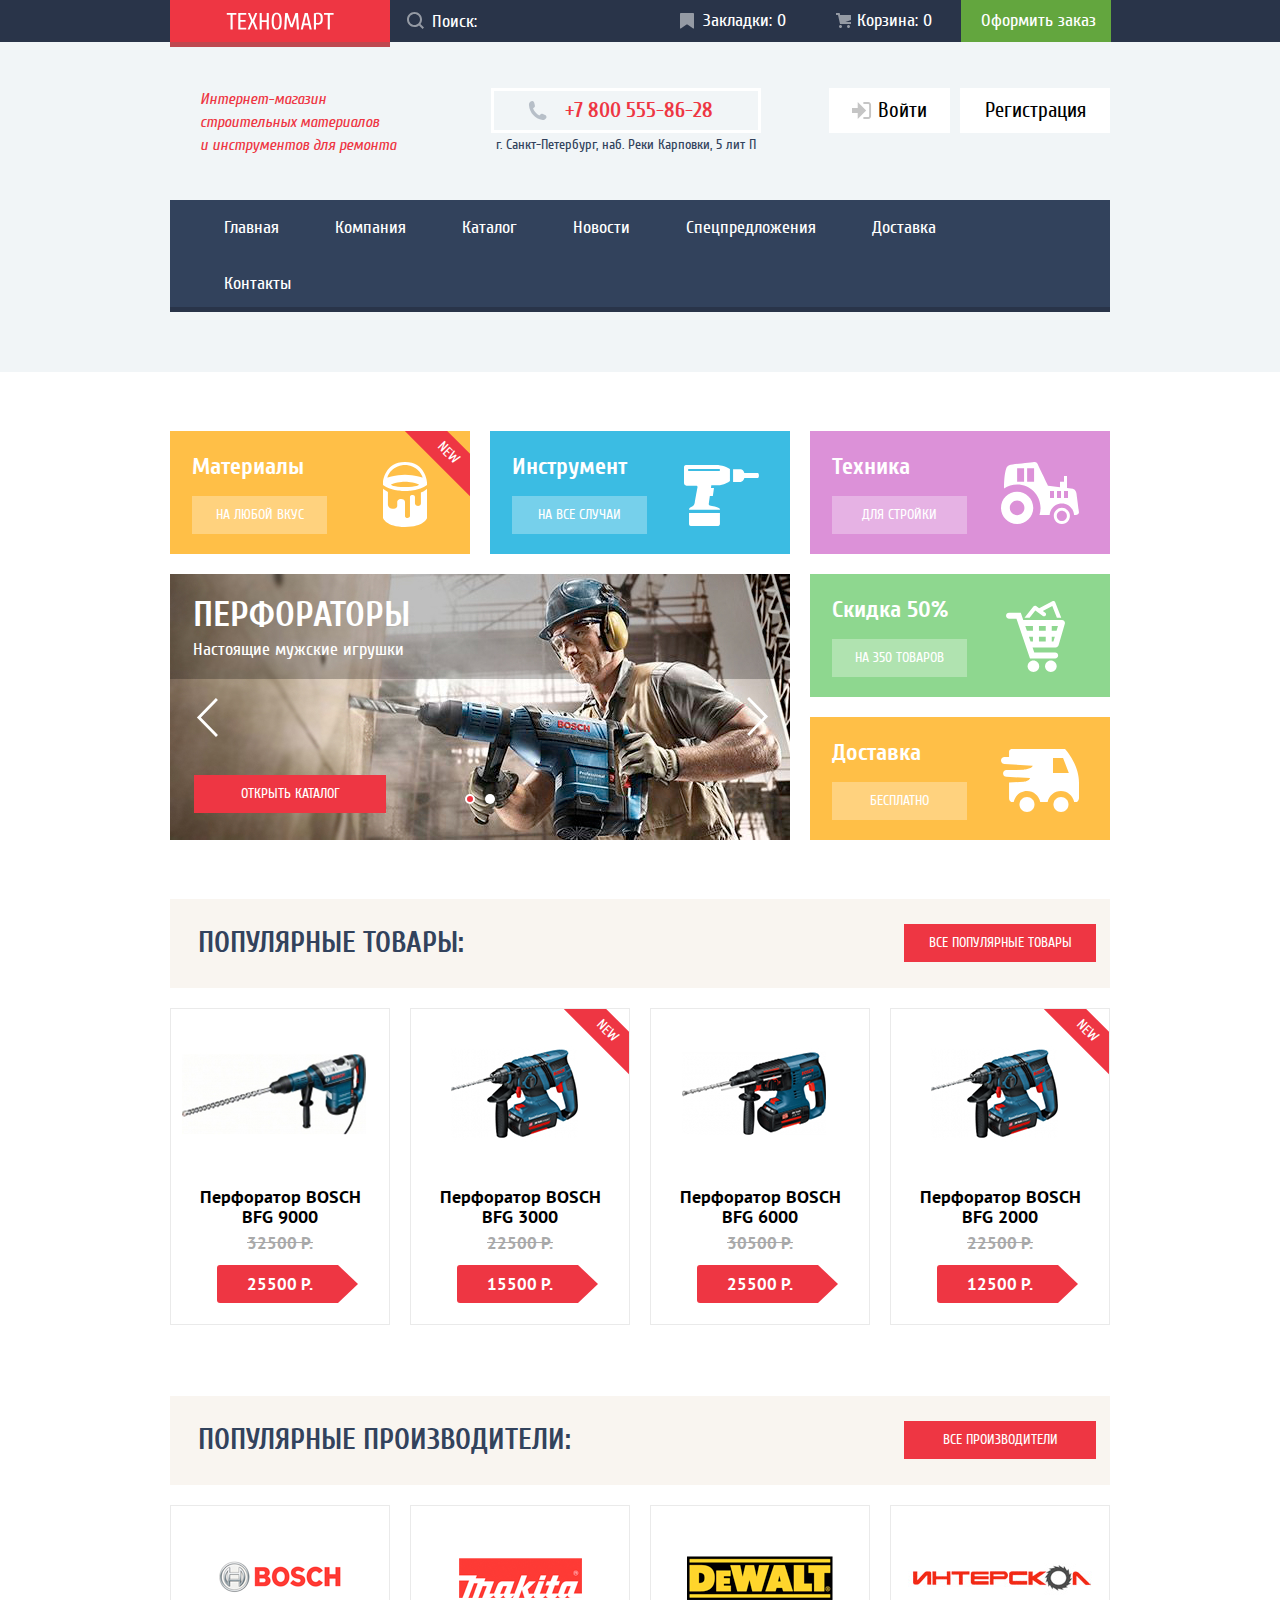
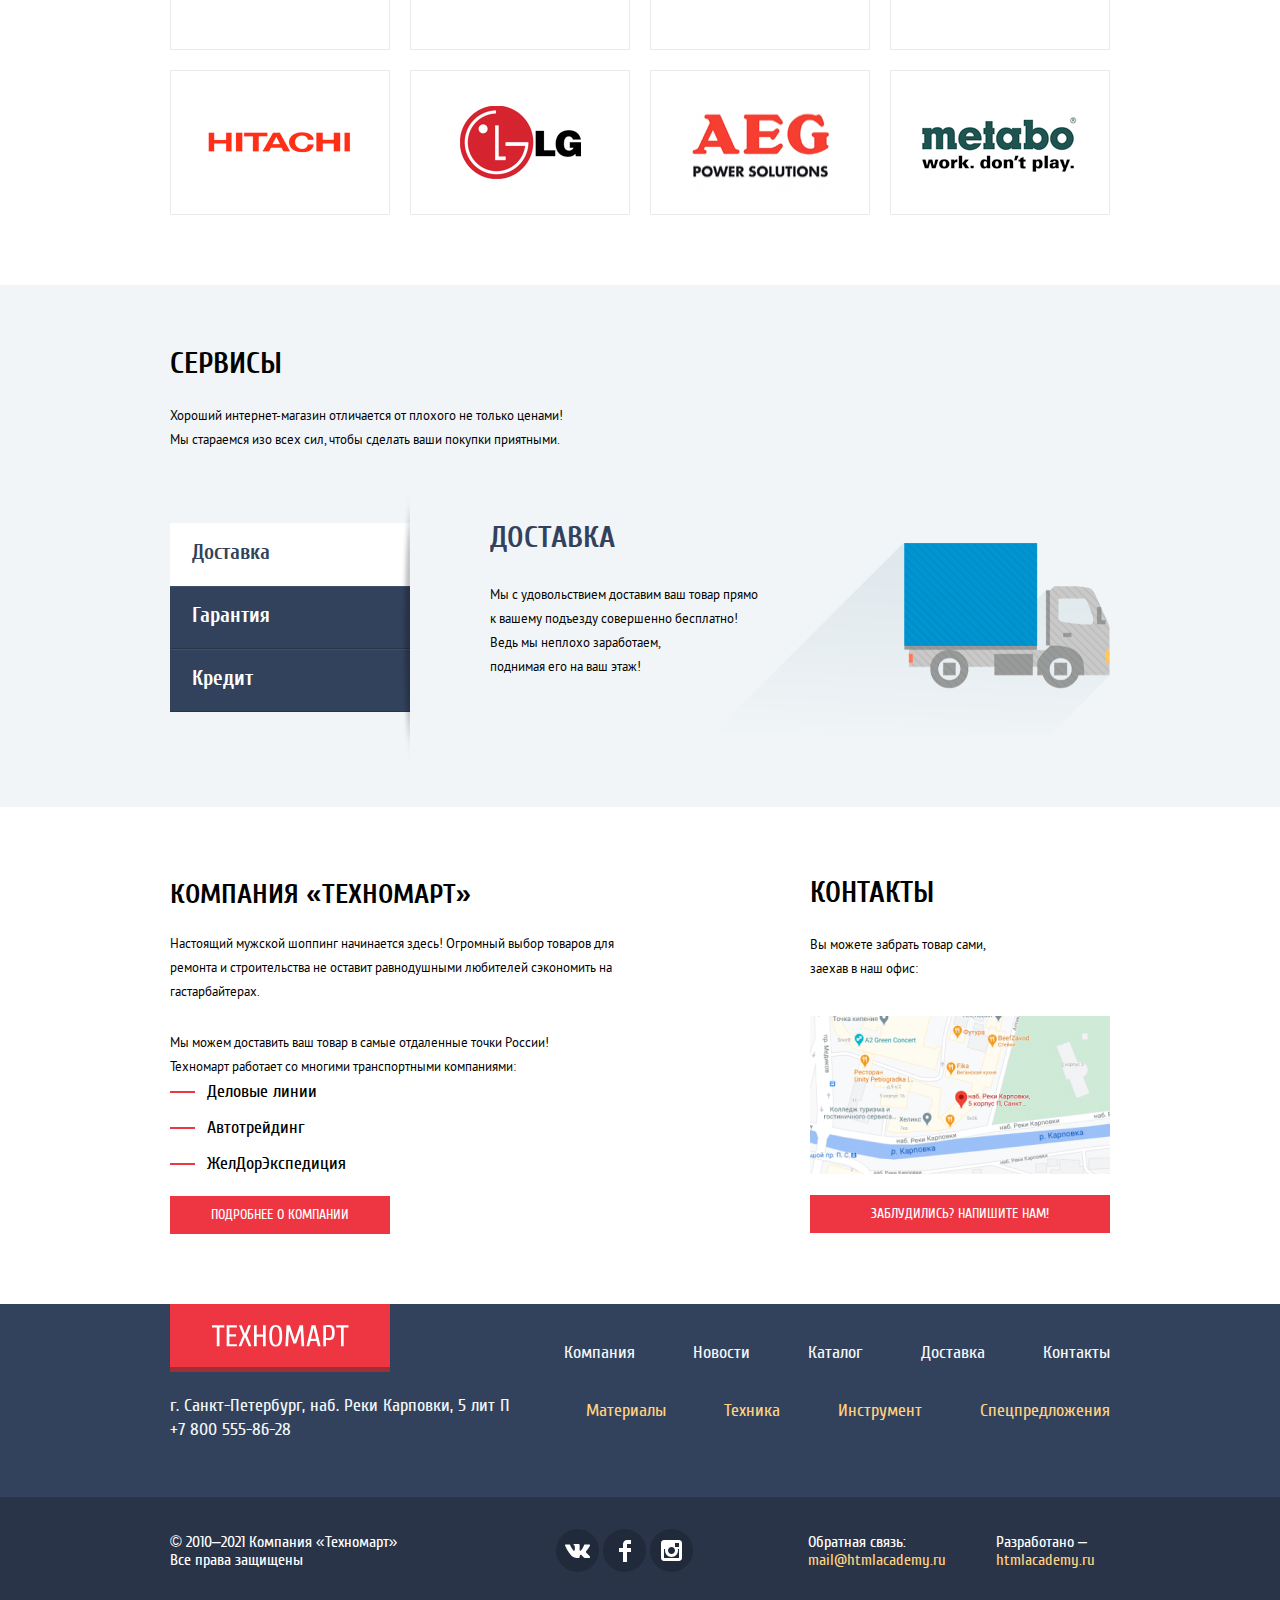
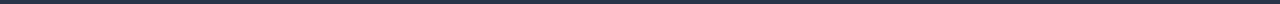
<file: index.html>
<!DOCTYPE html>
<html lang="ru">
  <head>
    <meta charset="utf-8" />
    <title>HTML Academy: Техномарт</title>
    <link rel="stylesheet" href="css/normalize.min.css" />
    <link href="css/style.min.css" rel="stylesheet" />
    <link rel="icon" href="favicon.ico" />
  </head>
  <body class="page-body">
    <header class="header">
      <section class="header-top">
        <h1 class="visually-hidden">Интернет-магазин Техномарт</h1>
        <div class="header-top-container container">
          <a class="logo" href="#">
            <img
              src="img/logo-technomart.svg"
              width="108"
              height="18"
              alt="Логотип магазина"
            />
          </a>
          <form
            class="search"
            method="get"
            action="https://echo.htmlacademy.ru"
          >
            <input
              class="search-input"
              type="text"
              placeholder="Поиск:"
              id="search"
              name="search"
              autocomplete="off"
            />
            <label class="search-label" for="search">
              <svg
                class="search-icon"
                width="17"
                height="17"
                viewBox="0 0 17 17"
                fill="none"
                xmlns="http://www.w3.org/2000/svg"
              >
                <path
                  fill-rule="evenodd"
                  clip-rule="evenodd"
                  d="M13.458 12.044L17 15.586L15.586 17L12.044 13.458C10.782 14.421 9.21 15 7.5 15C3.35786 15 0 11.6421 0 7.5C0 3.35786 3.35786 0 7.5 0C11.6421 0 15 3.35786 15 7.5C15.0001 9.14309 14.4581 10.7403 13.458 12.044ZM7.5 2C4.467 2 2 4.467 2 7.5C2.00331 10.5362 4.4638 12.9967 7.5 13C10.532 13 13 10.532 13 7.5C13 4.467 10.532 2 7.5 2Z"
                />
              </svg>
            </label>
          </form>
          <ul class="header-top-list">
            <li class="header-top-item">
              <a class="header-top-item-link" href="#">
                <svg
                  class="header-top-icon-bookmark"
                  width="14"
                  height="16"
                  viewBox="0 0 14 16"
                  fill="none"
                  xmlns="http://www.w3.org/2000/svg"
                >
                  <path
                    d="M14 15C14 15.55 13.632 15.741 13.182 15.426L7.819 11.661C7.369 11.346 6.632 11.346 6.182 11.661L0.818 15.426C0.368 15.741 0 15.55 0 15V1C0 0.45 0.45 0 1 0H13C13.55 0 14 0.45 14 1V15Z"
                  />
                </svg>
                Закладки: 0
              </a>
            </li>
            <li class="header-top-item">
              <a class="header-top-item-link basket-active" href="#">
                <svg
                  class="header-top-icon-basket"
                  width="15"
                  height="15"
                  viewBox="0 0 15 15"
                  fill="none"
                  xmlns="http://www.w3.org/2000/svg"
                >
                  <path
                    d="M4.5 15C5.32843 15 6 14.3284 6 13.5C6 12.6716 5.32843 12 4.5 12C3.67157 12 3 12.6716 3 13.5C3 14.3284 3.67157 15 4.5 15Z"
                  />
                  <path
                    d="M12.5 15C13.3284 15 14 14.3284 14 13.5C14 12.6716 13.3284 12 12.5 12C11.6716 12 11 12.6716 11 13.5C11 14.3284 11.6716 15 12.5 15Z"
                  />
                  <path
                    d="M15 2H4.07L3.648 0H0V2H2.031L4.016 11H15V9H9.441L15 6.951V2Z"
                  />
                </svg>
                Корзина: 0</a
              >
            </li>
            <li class="header-top-item">
              <a class="header-top-item-link checkout" href="#"
                >Оформить заказ</a
              >
            </li>
          </ul>
        </div>
      </section>
      <section class="header-middle">
        <h2 class="visually-hidden">Авторизация и адрес</h2>
        <div class="header-middle-container container">
          <p class="header-middle-title">
            Интернет-магазин строительных материалов <br />
            и инструментов для ремонта
          </p>
          <div class="header-middle-contacts">
            <a class="header-phone-link" href="tel:+78005558628"
              >+7 800 555-86-28
            </a>
            <p class="header-address">
              г. Санкт-Петербург, наб. Реки Карповки, 5 лит П
            </p>
          </div>
          <div class="header-middle-authorization">
            <a class="sign-button signin-button" href="#">
              <svg
                class="signin-button-icon"
                width="20"
                height="17"
                viewBox="0 0 20 17"
                fill="none"
                xmlns="http://www.w3.org/2000/svg"
              >
                <path
                  d="M14.1667 8.5L5.71429 0V6H0V11H5.71429V17L14.1667 8.5Z"
                />
                <path
                  d="M16.1771 15.01H11.3895V17H16.1771C18.2514 17 19.0381 15.19 19.0619 13.974V3.028C19.0381 1.811 18.2514 0 16.1771 0H11.3895V1.99H16.1771C16.9762 1.99 17.1219 2.671 17.1391 3.047V13.951C17.1229 14.327 16.9762 15.01 16.1771 15.01Z"
                />
              </svg>
              Войти
            </a>
            <a class="sign-button signup-button" href="#"> Регистрация </a>
          </div>
        </div>
        <div class="header-bottom-container container">
          <nav class="site-nav">
            <ul class="site-nav-list">
              <li class="site-nav-item">
                <a class="site-nav-link" href="#">Главная</a>
              </li>
              <li class="site-nav-item">
                <a class="site-nav-link" href="#">Компания</a>
              </li>
              <li class="site-nav-item">
                <a class="site-nav-link" href="catalog.html">Каталог</a>
              </li>
              <li class="site-nav-item">
                <a class="site-nav-link" href="#">Новости</a>
              </li>
              <li class="site-nav-item">
                <a class="site-nav-link" href="#">Спецпредложения</a>
              </li>
              <li class="site-nav-item">
                <a class="site-nav-link" href="#">Доставка</a>
              </li>
              <li class="site-nav-item">
                <a class="site-nav-link" href="#">Контакты</a>
              </li>
            </ul>
          </nav>
        </div>
      </section>
    </header>
    <main>
      <section class="main-features container">
        <h2 class="visually-hidden">Особенности магазина</h2>
        <ul class="main-features-list">
          <li class="features-item features-item-materials new-item">
            <h2 class="features-title">Материалы</h2>
            <a class="features-link" href="#"> На любой вкус </a>
          </li>
          <li class="features-item features-item-instruments">
            <h2 class="features-title">Инструмент</h2>
            <a class="features-link" href="#"> На все случаи </a>
          </li>
          <li class="features-item features-item-technics">
            <h2 class="features-title">Техника</h2>
            <a class="features-link" href="#"> Для стройки </a>
          </li>
          <li class="features-item features-item-sale">
            <h2 class="features-title">Скидка 50%</h2>
            <a class="features-link" href="#"> На 350 товаров </a>
          </li>
          <li class="features-item features-item-delivery">
            <h2 class="features-title">Доставка</h2>
            <a class="features-link" href="#"> Бесплатно </a>
          </li>
          <li class="features-item feature-slider">
            <article class="feature-slider-container">
              <div class="feature-slider-slides">
                <div
                  class="
                    feature-slider-item
                    feature-slider-item-visible
                    feature-slider-item-perforator
                  "
                >
                  <h2 class="feature-slider-title">Перфораторы</h2>
                  <p class="feature-slider-slogan">Настоящие мужские игрушки</p>
                  <a
                    class="feature-slider-catalog button-link"
                    href="catalog.html"
                    >Открыть каталог</a
                  >
                </div>
                <div class="feature-slider-item feature-slider-item-drill">
                  <h3 class="feature-slider-title">Дрели</h3>
                  <p class="feature-slider-slogan">Соседям на радость!</p>
                  <a
                    class="feature-slider-catalog button-link"
                    href="catalog.html"
                    >Открыть каталог</a
                  >
                </div>
                <div class="feature-slider-arrows">
                  <button
                    class="feature-slider-arrow feature-slider-arrow-prev"
                    type="button"
                  >
                    <svg
                      class="feature-slider-arrow-icon"
                      width="22"
                      height="40"
                      viewBox="0 0 22 40"
                      fill="none"
                      xmlns="http://www.w3.org/2000/svg"
                    >
                      <path
                        d="M19.9244 0.941406L21.9225 2.98921L4.90696 20.436L21.978 37.9375L19.9789 39.9853L0.910614 20.436L19.9244 0.941406Z"
                      />
                    </svg>
                  </button>
                  <button
                    class="feature-slider-arrow feature-slider-arrow-next"
                    type="button"
                  >
                    <svg
                      class="feature-slider-arrow-icon"
                      width="22"
                      height="40"
                      viewBox="0 0 22 40"
                      fill="none"
                      xmlns="http://www.w3.org/2000/svg"
                    >
                      <path
                        d="M2.07568 39.0586L0.0775054 37.0108L17.0931 19.564L0.0220266 2.06249L2.02116 0.0146899L21.0894 19.564L2.07568 39.0586Z"
                      />
                    </svg>
                  </button>
                </div>
                <div class="feature-slider-controls">
                  <button
                    class="
                      feature-slider-control
                      feature-slider-control-active
                      feature-slider-control-first
                    "
                  >
                    <span class="visually-hidden">Первый слайд</span>
                  </button>
                  <button
                    class="feature-slider-control feature-slider-control-second"
                  >
                    <span class="visually-hidden">Второй слайд</span>
                  </button>
                </div>
              </div>
            </article>
          </li>
        </ul>
      </section>
      <section class="container popular-products">
        <div class="popular-top">
          <h2 class="products-title">Популярные товары:</h2>
          <a class="button-link" href="catalog.html"> Все популярные товары </a>
        </div>
        <ul class="popular-products-list">
          <li class="popular-products-item">
            <article class="card-item">
              <h3 class="products-item-title">
                Перфоратор BOSCH <br />BFG 9000
              </h3>
              <div class="card-item-image-container">
                <img
                  src="img/content/punchers/perf-9000.jpg"
                  width="184"
                  height="164"
                  alt="BOSCH BFG 9000"
                  class="card-item-image"
                />
              </div>
              <div class="card-item-buttons">
                <a class="card-item-button-pay button-pay" href="#">
                  <img
                    class="button-pay-icon-cart"
                    src="img/icons/icon-cart.svg"
                    alt="Добавить товар в корзину"
                    width="15"
                    height="15"
                  />Купить
                </a>
                <a class="card-item-button-bookmark button-bookmark" href="#"
                  >В закладки</a
                >
              </div>
              <s class="old-price">32500 Р.</s>
              <a class="last-price" href="#">25500 Р.</a>
            </article>
          </li>
          <li class="popular-products-item">
            <article class="card-item new-item">
              <h3 class="products-item-title">
                Перфоратор BOSCH <br />BFG 3000
              </h3>
              <div class="card-item-image-container">
                <img
                  src="img/content/punchers/perf-3000.jpg"
                  width="127"
                  height="112"
                  alt="BOSCH BFG 3000"
                  class="card-item-image"
                />
              </div>
              <div class="card-item-buttons">
                <a class="card-item-button-pay button-pay" href="#">
                  <img
                    class="button-pay-icon-cart"
                    src="img/icons/icon-cart.svg"
                    alt="Добавить товар в корзину"
                    width="15"
                    height="15"
                  />Купить
                </a>
                <a class="card-item-button-bookmark button-bookmark" href="#"
                  >В закладки</a
                >
              </div>
              <s class="old-price">22500 Р.</s>
              <a class="last-price" href="#">15500 Р.</a>
            </article>
          </li>
          <li class="popular-products-item">
            <article class="card-item">
              <h3 class="products-item-title">
                Перфоратор BOSCH <br />BFG 6000
              </h3>
              <div class="card-item-image-container">
                <img
                  src="img/content/punchers/perf-6000.jpg"
                  width="144"
                  height="128"
                  alt="BOSCH BFG 6000"
                  class="card-item-image"
                />
              </div>
              <div class="card-item-buttons">
                <a class="card-item-button-pay button-pay" href="#">
                  <img
                    class="button-pay-icon-cart"
                    src="img/icons/icon-cart.svg"
                    alt="Добавить товар в корзину"
                    width="15"
                    height="15"
                  />Купить
                </a>
                <a class="card-item-button-bookmark button-bookmark" href="#"
                  >В закладки</a
                >
              </div>
              <s class="old-price">30500 Р.</s>
              <a class="last-price" href="#">25500 Р.</a>
            </article>
          </li>
          <li class="popular-products-item">
            <article class="card-item new-item">
              <h3 class="products-item-title">
                Перфоратор BOSCH <br />BFG 2000
              </h3>
              <div class="card-item-image-container">
                <img
                  src="img/content/punchers/perf-2000.jpg"
                  width="127"
                  height="112"
                  alt="BOSCH BFG 2000"
                  class="card-item-image"
                />
              </div>
              <div class="card-item-buttons">
                <a class="card-item-button-pay button-pay" href="#">
                  <img
                    class="button-pay-icon-cart"
                    src="img/icons/icon-cart.svg"
                    alt="Добавить товар в корзину"
                    width="15"
                    height="15"
                  />Купить
                </a>
                <a class="card-item-button-bookmark button-bookmark" href="#"
                  >В закладки</a
                >
              </div>
              <s class="old-price">22500 Р.</s>
              <a class="last-price" href="#">12500 Р.</a>
            </article>
          </li>
        </ul>
      </section>
      <section class="container main-producers">
        <div class="popular-top">
          <h2 class="products-title">Популярные производители:</h2>
          <a class="button-link" href="catalog.html"> Все производители </a>
        </div>
        <ul class="produsers-list">
          <li class="produsers-item">
            <a class="produsers-item-link" href="#">
              <img
                src="img/content/brands/bosch.png"
                width="126"
                height="37"
                alt="Bosch"
              />
            </a>
          </li>
          <li class="produsers-item">
            <a class="produsers-item-link" href="#">
              <img
                src="img/content/brands/makita.png"
                width="123"
                height="40"
                alt="Makita"
              />
            </a>
          </li>
          <li class="produsers-item">
            <a class="produsers-item-link" href="#">
              <img
                src="img/content/brands/dewalt.png"
                width="146"
                height="44"
                alt="DeWalt"
              />
            </a>
          </li>
          <li class="produsers-item">
            <a class="produsers-item-link" href="#">
              <img
                src="img/content/brands/interskol.png"
                width="200"
                height="76"
                alt="Интерскол"
              />
            </a>
          </li>
          <li class="produsers-item">
            <a class="produsers-item-link" href="#">
              <img
                src="img/content/brands/hitachi.png"
                width="169"
                height="31"
                alt="Hitachi"
              />
            </a>
          </li>
          <li class="produsers-item">
            <a class="produsers-item-link" href="#">
              <img
                src="img/content/brands/lg.png"
                width="121"
                height="73"
                alt="Lg"
              />
            </a>
          </li>
          <li class="produsers-item">
            <a class="produsers-item-link" href="#">
              <img
                src="img/content/brands/aeg.png"
                width="151"
                height="96"
                alt="Aeg"
              />
            </a>
          </li>
          <li class="produsers-item">
            <a class="produsers-item-link" href="#">
              <img
                src="img/content/brands/metabo.png"
                width="206"
                height="73"
                alt="metabo"
              />
            </a>
          </li>
        </ul>
      </section>
      <section class="main-services">
        <h2 class="visually-hidden">Сервис и доставка</h2>
        <div class="main-services-container container">
          <div class="services-header">
            <h3 class="services-title">Сервисы</h3>
            <p class="services-slogan slogan-main">
              Хороший интернет-магазин отличается от плохого не только ценами!
              Мы стараемся изо всех сил, чтобы сделать ваши покупки приятными.
            </p>
          </div>
          <div class="services-info">
            <form action="https://echo.htmlacademy.ru">
              <div class="services-points">
                <input
                  class="services-point services-point-delivery"
                  type="radio"
                  name="service-info"
                  value="delivery"
                  id="delivery"
                  checked
                />
                <input
                  class="services-point services-point-guarantee"
                  type="radio"
                  name="service-info"
                  value="guarantee"
                  id="guarantee"
                />
                <input
                  class="services-point services-point-credit"
                  type="radio"
                  name="service-info"
                  value="credit"
                  id="credit"
                />
                <ul class="services-list">
                  <li class="services-item">
                    <label
                      class="services-name services-name-delivery"
                      for="delivery"
                      >Доставка</label
                    >
                  </li>
                  <li class="services-item">
                    <label
                      class="services-name services-name-guarantee"
                      for="guarantee"
                      >Гарантия</label
                    >
                  </li>
                  <li class="services-item">
                    <label
                      class="services-name services-name-credit"
                      for="credit"
                      >Кредит</label
                    >
                  </li>
                </ul>
                <div class="services-slider">
                  <div class="services-slides">
                    <div class="service service-delivery">
                      <h3 class="service-title">Доставка</h3>
                      <p class="services-slogan slogan-delivery">
                        Мы с удовольствием доставим ваш товар прямо к вашему
                        подъезду совершенно бесплатно! Ведь мы неплохо
                        заработаем,<br />
                        поднимая его на ваш этаж!
                      </p>
                    </div>
                    <div class="service service-guarantee">
                      <h3 class="service-title">Гарантия</h3>
                      <p class="services-slogan slogan-guarantee">
                        Если купленный у нас товар поломается или заискрит, а
                        также в случае пожара, спровоцированного его
                        возгоранием, вы всегда можете быть уверены в нашей
                        гарантии. Мы обменяем сгоревший товар на новый. Дом уж
                        восстановите как-нибудь сами.
                      </p>
                    </div>
                    <div class="service service-credit">
                      <h3 class="service-title">Кредит</h3>
                      <p class="services-slogan service-slogan-credit">
                        Залезть в долговую яму стало проще! Кредитные
                        консультанты придут вам на помощь.
                      </p>
                      <a class="button-link" href="#">Отправить заявку</a>
                    </div>
                  </div>
                </div>
              </div>
            </form>
          </div>
        </div>
      </section>
      <section class="container main-company-info">
        <div class="about">
          <h2 class="about-title">Компания «Техномарт»</h2>
          <p class="about-slogan">
            Настоящий мужской шоппинг начинается здесь! Огромный выбор товаров
            для ремонта и строительства не оставит равнодушными любителей
            сэкономить на гастарбайтерах.
          </p>
          <p class="about-slogan">
            Мы можем доставить ваш товар в самые отдаленные точки России!<br />
            Техномарт работает со многими транспортными компаниями:
          </p>
          <ul class="transport-company-list">
            <li class="transport-company-item">Деловые линии</li>
            <li class="transport-company-item">Автотрейдинг</li>
            <li class="transport-company-item">ЖелДорЭкспедиция</li>
          </ul>
          <a class="about-button button-link" href="#">
            Подробнее о компании
          </a>
        </div>
        <div class="map">
          <h2 class="map-title">Контакты</h2>
          <p class="map-desc">
            Вы можете забрать товар сами, заехав в наш офис:
          </p>
          <div class="map-contacts-buttons">
            <a href="#" class="map-button">
              <img
                class="map-image"
                src="img/map.jpg"
                width="300"
                height="158"
                alt="Карта"
              />
            </a>
            <a href="#" class="contacts-button button-link">
              Заблудились? Напишите нам!
            </a>
          </div>
        </div>
      </section>
    </main>
    <footer class="footer">
      <section class="footer-top">
        <div class="container footer-top-container">
          <div class="footer-top-logo">
            <h2 class="visually-hidden">Адрес магазина</h2>
            <a class="logo footer-logo" href="#">
              <img
                src="img/shape-logo-footer.svg"
                alt="Логотип магазина"
                width="138"
                height="23"
              />
            </a>
            <p class="footer-phone">
              г. Санкт-Петербург, наб. Реки Карповки, 5 лит П<br />
              +7 800 555-86-28
            </p>
          </div>
          <div class="footer-top-navigation">
            <h2 class="visually-hidden">Навигация по сайту</h2>
            <ul class="footer-nav-list">
              <li class="footer-nav-item">
                <a class="footer-nav-link footer-nav-link-top" href="#"
                  >Компания</a
                >
              </li>
              <li class="footer-nav-item">
                <a class="footer-nav-link footer-nav-link-top" href="#"
                  >Новости</a
                >
              </li>
              <li class="footer-nav-item">
                <a
                  class="footer-nav-link footer-nav-link-top"
                  href="catalog.html"
                  >Каталог</a
                >
              </li>
              <li class="footer-nav-item">
                <a class="footer-nav-link footer-nav-link-top" href="#"
                  >Доставка</a
                >
              </li>
              <li class="footer-nav-item">
                <a class="footer-nav-link footer-nav-link-top" href="#"
                  >Контакты</a
                >
              </li>
            </ul>
            <ul class="footer-nav-list">
              <li class="footer-nav-item">
                <a class="footer-nav-link footer-nav-link-bottom" href="#"
                  >Материалы</a
                >
              </li>
              <li class="footer-nav-item">
                <a class="footer-nav-link footer-nav-link-bottom" href="#"
                  >Техника</a
                >
              </li>
              <li class="footer-nav-item">
                <a class="footer-nav-link footer-nav-link-bottom" href="#"
                  >Инструмент</a
                >
              </li>
              <li class="footer-nav-item">
                <a class="footer-nav-link footer-nav-link-bottom" href="#"
                  >Спецпредложения</a
                >
              </li>
            </ul>
          </div>
        </div>
      </section>
      <section class="footer-bottom">
        <div class="container-footer">
          <div class="footer-bottom-container">
            <h2 class="visually-hidden">Юридическая информация</h2>
            <p class="footer-copy-desc">
              © 2010–2021 Компания «Техномарт»<br />
              Все права защищены
            </p>
          </div>
          <div class="footer-social-container">
            <h2 class="visually-hidden">Социальные сети</h2>
            <ul class="footer-social-list social">
              <li class="footer-social-item">
                <a class="footer-social-link link-vk" href="#"> Вконтакте </a>
              </li>
              <li class="footer-social-item">
                <a class="footer-social-link link-fb" href="#">Фэйсбук</a>
              </li>
              <li class="footer-social-item">
                <a class="footer-social-link link-inst" href="#">Инстаграм</a>
              </li>
            </ul>
          </div>
          <div class="footer-bottom-container">
            <p class="footer-contacts-info">
              Обратная связь:<br />
              <a class="footer-contacts-link" href="mailto:mail@htmlacademy.ru"
                >mail@htmlacademy.ru</a
              >
            </p>
            <p class="footer-contacts-info">
              Разработано &ndash; <br />
              <a class="footer-contacts-link" href="https://htmlacademy.ru"
                >htmlacademy.ru</a
              >
            </p>
          </div>
        </div>
      </section>
    </footer>
    <section class="popup contact-popup">
      <h2 class="visually-hidden">Связаться с нами</h2>
      <form
        class="contact-popup-form"
        method="post"
        action="https://echo.htmlacademy.ru"
      >
        <div class="contact-popup-input-container">
          <div class="contact-popup-item">
            <label class="contact-popup-label" for="name-contact"
              >Ваше имя:</label
            >
            <input
              class="contact-popup-input contact-popup-input-name"
              id="name-contact"
              type="text"
              name="name"
              placeholder="Имя Фамилия"
              required
            />
          </div>
          <div class="contact-popup-item">
            <label class="contact-popup-label" for="email-contact"
              >Ваш e-mail:</label
            >
            <input
              class="contact-popup-input contact-popup-input-email"
              id="email-contact"
              type="email"
              name="email"
              placeholder="email@example.com"
              required
            />
          </div>
          <div class="contact-popup-item contact-popup-item-question">
            <label class="contact-popup-label" for="question-contact"
              >Текст письма:</label
            >
            <textarea
              class="contact-popup-input contact-popup-input-question"
              id="question-contact"
              name="question"
              placeholder="В свободной форме"
              required
            ></textarea>
          </div>
        </div>
        <div class="contact-popup-button-container">
          <button class="contact-popup-button button-link" type="submit">
            Отправить
          </button>
        </div>
      </form>
      <button
        class="contact-popup-close close-button close-popup"
        type="button"
      >
        <span class="visually-hidden">Закрыть</span>
      </button>
    </section>
    <section class="popup map-popup">
      <h2 class="visually-hidden">Как нас найти</h2>
      <iframe
        class="map"
        src="https://www.google.com/maps/embed?pb=!1m18!1m12!1m3!1d1996.8301744005787!2d30.31430331609816!3d59.96814048188694!2m3!1f0!2f0!3f0!3m2!1i1024!2i768!4f13.1!3m3!1m2!1s0x4696315bcebbd7f3%3A0xe0d833dfef898281!2z0L3QsNCxLiBQ0LXQutC4INCa0LDRgNC_0L7QstC60LgsIDUsINCh0LDQvdC60YIt0J_QtdGC0LXRgNCx0YPRgNCzLCAxOTcwMjI!5e0!3m2!1sru!2sru!4v1622217120341!5m2!1sru!2sru"
        width="943"
        height="449"
        style="border: 0"
        allowfullscreen=""
        loading="lazy"
      ></iframe>
      <button class="map-popup-close close-button close-popup" type="button">
        <span class="visually-hidden">Закрыть окно</span>
      </button>
    </section>
    <section class="popup order-popup">
      <h2 class="visually-hidden">Товар добавлен в корзину</h2>
      <div class="order-popup-slogan-container">
        <p class="order-popup-slogan">Товар добавлен в корзину!</p>
      </div>
      <div class="order-popup-buttons">
        <a class="order-popup-pay-button button-link" href="#"
          >Оформить заказ</a
        >
        <button
          class="order-popup-close-button button-link button-white close-popup"
          type="button"
        >
          Продолжить покупки
        </button>
      </div>
      <button class="order-popup-close close-button close-popup" type="button">
        <span class="visually-hidden">Закрыть</span>
      </button>
    </section>
    <div class="popup-container"></div>
    <script src="js/script.min.js"></script>
  </body>
</html>
</file>
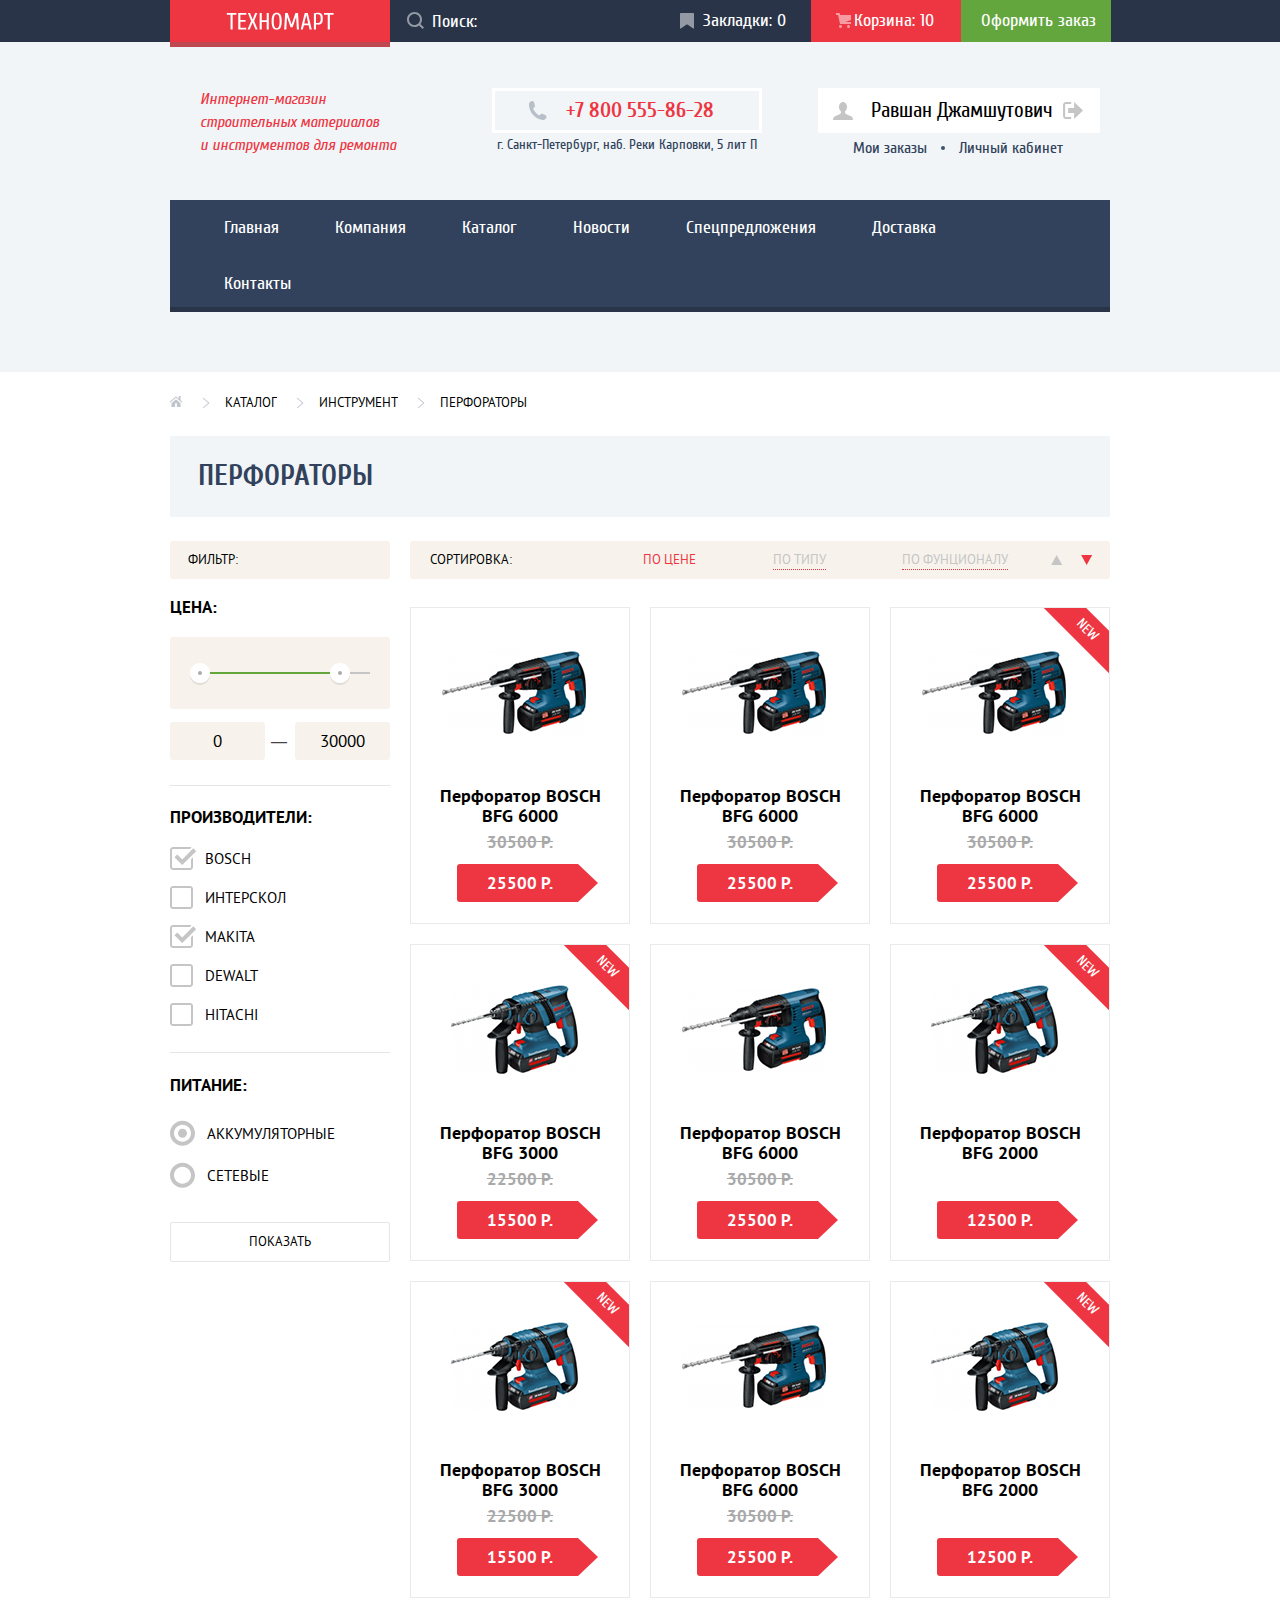
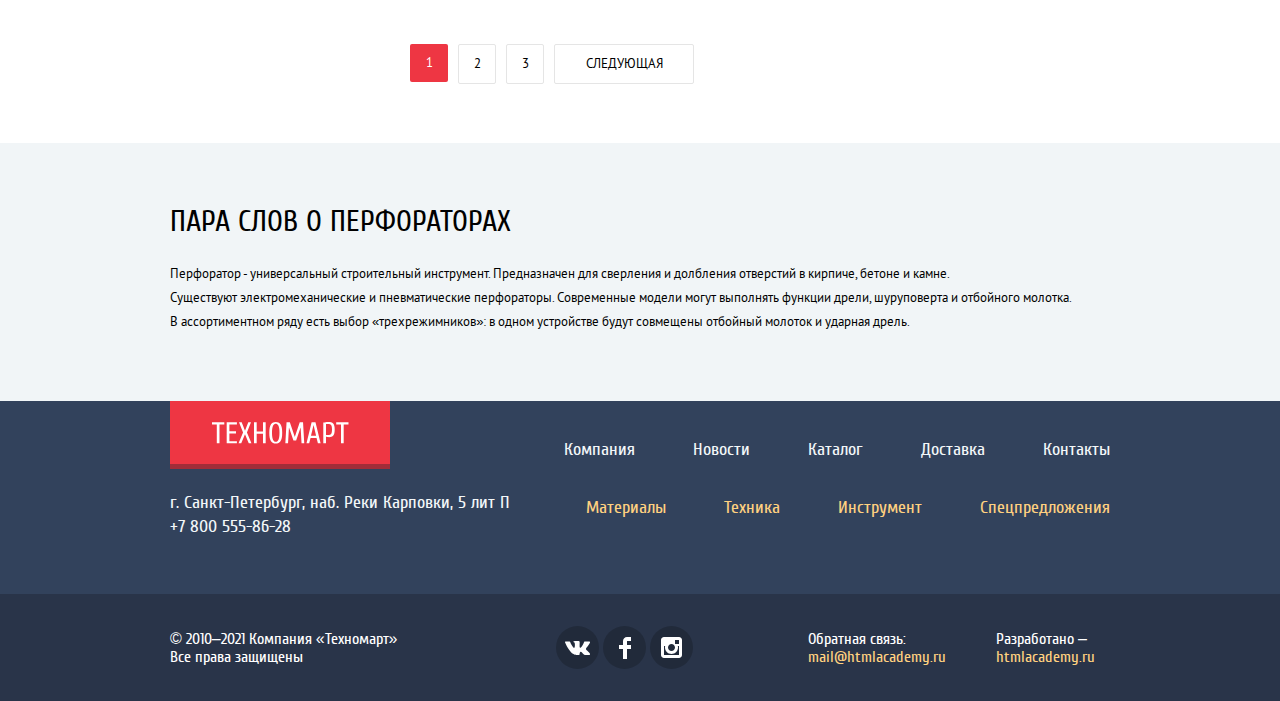
<file: catalog.html>
<!DOCTYPE html>
<html lang="ru">
  <head>
    <meta charset="utf-8" />
    <title>Техномарт: Каталог</title>
    <link rel="stylesheet" href="css/normalize.min.css" />
    <link href="css/style.min.css" rel="stylesheet" />
    <link rel="icon" href="favicon.ico" />
  </head>
  <body class="page-body">
    <header class="header-catalog">
      <section class="header-top">
        <h1 class="visually-hidden">Каталог интернет-магазина Техномарт</h1>
        <div class="header-top-container container">
          <a class="logo" href="index.html">
            <img
              src="img/logo-technomart.svg"
              width="108"
              height="18"
              alt="Логотип магазина"
            />
          </a>
          <form
            class="search"
            method="get"
            action="https://echo.htmlacademy.ru"
          >
            <input
              class="search-input"
              type="text"
              placeholder="Поиск:"
              id="search"
              name="search"
              autocomplete="off"
            />
            <label class="search-label" for="search">
              <svg
                class="search-icon"
                width="17"
                height="17"
                viewBox="0 0 17 17"
                fill="none"
                xmlns="http://www.w3.org/2000/svg"
              >
                <path
                  fill-rule="evenodd"
                  clip-rule="evenodd"
                  d="M13.458 12.044L17 15.586L15.586 17L12.044 13.458C10.782 14.421 9.21 15 7.5 15C3.35786 15 0 11.6421 0 7.5C0 3.35786 3.35786 0 7.5 0C11.6421 0 15 3.35786 15 7.5C15.0001 9.14309 14.4581 10.7403 13.458 12.044ZM7.5 2C4.467 2 2 4.467 2 7.5C2.00331 10.5362 4.4638 12.9967 7.5 13C10.532 13 13 10.532 13 7.5C13 4.467 10.532 2 7.5 2Z"
                />
              </svg>
            </label>
          </form>
          <ul class="header-top-list">
            <li class="header-top-item">
              <a class="header-top-item-link" href="#">
                <svg
                  class="header-top-icon-bookmark"
                  width="14"
                  height="16"
                  viewBox="0 0 14 16"
                  fill="none"
                  xmlns="http://www.w3.org/2000/svg"
                >
                  <path
                    d="M14 15C14 15.55 13.632 15.741 13.182 15.426L7.819 11.661C7.369 11.346 6.632 11.346 6.182 11.661L0.818 15.426C0.368 15.741 0 15.55 0 15V1C0 0.45 0.45 0 1 0H13C13.55 0 14 0.45 14 1V15Z"
                  />
                </svg>
                Закладки: 0
              </a>
            </li>
            <li class="header-top-item">
              <a
                class="
                  header-top-item-link header-top-item-link-filling
                  basket-active
                "
                href="#"
              >
                <svg
                  class="header-top-icon-basket"
                  width="15"
                  height="15"
                  viewBox="0 0 15 15"
                  fill="none"
                  xmlns="http://www.w3.org/2000/svg"
                >
                  <path
                    d="M4.5 15C5.32843 15 6 14.3284 6 13.5C6 12.6716 5.32843 12 4.5 12C3.67157 12 3 12.6716 3 13.5C3 14.3284 3.67157 15 4.5 15Z"
                  />
                  <path
                    d="M12.5 15C13.3284 15 14 14.3284 14 13.5C14 12.6716 13.3284 12 12.5 12C11.6716 12 11 12.6716 11 13.5C11 14.3284 11.6716 15 12.5 15Z"
                  />
                  <path
                    d="M15 2H4.07L3.648 0H0V2H2.031L4.016 11H15V9H9.441L15 6.951V2Z"
                  />
                </svg>
                Корзина: 10</a
              >
            </li>
            <li class="header-top-item">
              <a class="header-top-item-link checkout" href="#"
                >Оформить заказ</a
              >
            </li>
          </ul>
        </div>
      </section>
      <section class="header-middle">
        <h2 class="visually-hidden">Кабинет пользователя</h2>
        <div class="header-middle-container container">
          <p class="header-middle-title">
            Интернет-магазин строительных материалов <br />
            и инструментов для ремонта
          </p>
          <div class="header-middle-contacts">
            <a class="header-phone-link" href="tel:+78005558628"
              >+7 800 555-86-28
            </a>
            <p class="header-address">
              г. Санкт-Петербург, наб. Реки Карповки, 5 лит П
            </p>
          </div>
          <div class="header-middle-account">
            <div class="account">
              <a class="account-profile-link" href="#">
                <svg
                  class="icon-user"
                  width="20"
                  height="18"
                  viewBox="0 0 20 18"
                  fill="none"
                  xmlns="http://www.w3.org/2000/svg"
                >
                  <path
                    d="M17.881 14.166C15.737 13.431 13.625 12.5 12.674 11.776C12.017 11.275 11.904 10.158 12.157 9.361C13.275 8.458 14.021 6.884 14.021 5.083C14.021 2.276 12.221 0 10 0C7.77902 0 5.97901 2.276 5.97901 5.083C5.97901 6.884 6.72501 8.457 7.84201 9.36C8.09501 10.158 7.98302 11.275 7.32502 11.776C6.37502 12.5 4.26201 13.43 2.11801 14.166C-0.0259852 14.902 1.48343e-05 18 1.48343e-05 18H20C20 18 20.025 14.901 17.881 14.166Z"
                  />
                </svg>
                <span class="user-name">Равшан Джамшутович</span></a
              >
              <a class="account-profile-exit" href="#"
                ><svg
                  class="icon-user-exit"
                  width="20"
                  height="17"
                  viewBox="0 0 20 17"
                  fill="none"
                  xmlns="http://www.w3.org/2000/svg"
                >
                  <path d="M20 8.5L11.125 0V6H5.125V11H11.125V17L20 8.5Z" />
                  <path
                    d="M2.10604 13.952V3.048C2.12404 2.672 2.27704 1.991 3.11604 1.991H8.14304V0H3.11604C0.938036 0 0.112036 1.81 0.0870361 3.027V13.973C0.112036 15.189 0.938036 17 3.11604 17H8.14304V15.01H3.11604C2.27704 15.01 2.12404 14.327 2.10604 13.952Z"
                  />
                </svg>
              </a>
            </div>
            <ul class="personal-menu-list">
              <li class="personal-menu-item">
                <a class="personal-menu-link personal-menu-link-order" href="#"
                  >Мои заказы</a
                >
              </li>
              <li class="personal-menu-item">
                <a class="personal-menu-link personal-menu-link-area" href="#"
                  >Личный кабинет</a
                >
              </li>
            </ul>
          </div>
        </div>
        <div class="header-bottom-container container">
          <nav class="site-nav">
            <ul class="site-nav-list">
              <li class="site-nav-item">
                <a class="site-nav-link" href="index.html">Главная</a>
              </li>
              <li class="site-nav-item">
                <a class="site-nav-link" href="#">Компания</a>
              </li>
              <li class="site-nav-item">
                <a class="site-nav-link" href="catalog.html">Каталог</a>
              </li>
              <li class="site-nav-item">
                <a class="site-nav-link" href="#">Новости</a>
              </li>
              <li class="site-nav-item">
                <a class="site-nav-link" href="#">Спецпредложения</a>
              </li>
              <li class="site-nav-item">
                <a class="site-nav-link" href="#">Доставка</a>
              </li>
              <li class="site-nav-item">
                <a class="site-nav-link" href="#">Контакты</a>
              </li>
            </ul>
          </nav>
        </div>
      </section>
    </header>
    <main>
      <div class="container">
        <ul class="breadcrumbs-list">
          <li class="breadcrumbs-item">
            <a class="breadcrumbs-link" href="index.html"
              ><img
                class="breadcrumbs-icon-home"
                src="img/icons/icon-home.svg"
                width="14"
                height="12"
                alt="Главная страница"
            /></a>
          </li>
          <li class="breadcrumbs-item">
            <a class="breadcrumbs-link" href="#">Каталог</a>
          </li>
          <li class="breadcrumbs-item">
            <a class="breadcrumbs-link" href="#">Инструмент</a>
          </li>
          <li class="breadcrumbs-item">
            <a class="breadcrumbs-link breadcrumbs-link-current">Перфораторы</a>
          </li>
        </ul>
        <h2 class="products-title-catalog">Перфораторы</h2>
        <section class="catalog-container">
          <div class="filter">
            <h3 class="filter-title-text">Фильтр:</h3>
            <form
              class="filter-form"
              method="get"
              action="https://echo.htmlacademy.ru"
            >
              <fieldset class="filter-section filter-section-price">
                <legend class="filter-title filter-title-price">Цена:</legend>
                <div class="range-price">
                  <div class="range-controls">
                    <div class="range-price-scale">
                      <div class="range-price-bar"></div>
                      <div
                        class="toggle toggle-min"
                        aria-label="Ползунок минимальной цены фильтра"
                      >
                        <svg
                          width="20"
                          height="22"
                          viewBox="0 0 20 22"
                          fill="none"
                          xmlns="http://www.w3.org/2000/svg"
                        >
                          <path
                            opacity="0.3"
                            d="M10 20C4.477 20 0 15.522 0 10V12C0 17.522 4.477 22 10 22C15.522 22 20 17.522 20 12V10C20 15.522 15.522 20 10 20Z"
                            fill="#ABABAB"
                          />
                          <path
                            d="M10 20C15.5228 20 20 15.5228 20 10C20 4.47715 15.5228 0 10 0C4.47715 0 0 4.47715 0 10C0 15.5228 4.47715 20 10 20Z"
                            fill="white"
                          />
                          <path
                            d="M10 12C11.1046 12 12 11.1046 12 10C12 8.89543 11.1046 8 10 8C8.89543 8 8 8.89543 8 10C8 11.1046 8.89543 12 10 12Z"
                            fill="#ABABAB"
                          />
                        </svg>
                      </div>
                      <div
                        class="toggle toggle-max"
                        aria-label="Ползунок максимальной цены фильтра"
                      >
                        <svg
                          width="20"
                          height="22"
                          viewBox="0 0 20 22"
                          fill="none"
                          xmlns="http://www.w3.org/2000/svg"
                        >
                          <path
                            opacity="0.3"
                            d="M10 20C4.477 20 0 15.522 0 10V12C0 17.522 4.477 22 10 22C15.522 22 20 17.522 20 12V10C20 15.522 15.522 20 10 20Z"
                            fill="#ABABAB"
                          />
                          <path
                            d="M10 20C15.5228 20 20 15.5228 20 10C20 4.47715 15.5228 0 10 0C4.47715 0 0 4.47715 0 10C0 15.5228 4.47715 20 10 20Z"
                            fill="white"
                          />
                          <path
                            d="M10 12C11.1046 12 12 11.1046 12 10C12 8.89543 11.1046 8 10 8C8.89543 8 8 8.89543 8 10C8 11.1046 8.89543 12 10 12Z"
                            fill="#ABABAB"
                          />
                        </svg>
                      </div>
                    </div>
                  </div>
                  <div class="price-controls">
                    <label class="min-price"
                      ><span class="visually-hidden">Максимальная цена</span
                      ><input
                        class="price-controls-input"
                        name="min-price"
                        type="number"
                        value="0"
                    /></label>
                    <label class="max-price">
                      <span class="visually-hidden">Минимальная цена</span
                      ><input
                        class="price-controls-input"
                        name="max-price"
                        type="number"
                        value="30000"
                    /></label>
                  </div>
                </div>
              </fieldset>
              <fieldset class="filter-section filter-section-maker">
                <legend class="price-title price-title-maker">
                  Производители:
                </legend>
                <ul class="checkbox-manufacturers-list">
                  <li class="checkbox-manufacturers-item">
                    <input
                      class="
                        checkbox-check checkbox-check-maker
                        visually-hidden
                      "
                      type="checkbox"
                      name="bosch"
                      id="filter-bosch"
                      checked
                    />
                    <label
                      class="checkbox-name checkbox-name-maker"
                      for="filter-bosch"
                      >Bosch</label
                    >
                  </li>
                  <li class="checkbox-manufacturers-item">
                    <input
                      class="
                        checkbox-check checkbox-check-maker
                        visually-hidden
                      "
                      type="checkbox"
                      name="inter"
                      id="filter-inter"
                    />
                    <label
                      class="checkbox-name checkbox-name-maker"
                      for="filter-inter"
                      >Интерскол</label
                    >
                  </li>
                  <li class="checkbox-manufacturers-item">
                    <input
                      class="
                        checkbox-check checkbox-check-maker
                        visually-hidden
                      "
                      type="checkbox"
                      name="makita"
                      id="filter-makita"
                      checked
                    />
                    <label
                      class="checkbox-name checkbox-name-maker"
                      for="filter-makita"
                      >Makita</label
                    >
                  </li>
                  <li class="checkbox-manufacturers-item">
                    <input
                      class="
                        checkbox-check checkbox-check-maker
                        visually-hidden
                      "
                      type="checkbox"
                      name="dewalt"
                      id="filter-dewalt"
                    />
                    <label
                      class="checkbox-name checkbox-name-maker"
                      for="filter-dewalt"
                      >DeWalt</label
                    >
                  </li>
                  <li class="checkbox-manufacturers-item">
                    <input
                      class="
                        checkbox-check checkbox-check-maker
                        visually-hidden
                      "
                      type="checkbox"
                      name="hitachi"
                      id="filter-hitachi"
                    />
                    <label
                      class="checkbox-name checkbox-name-maker"
                      for="filter-hitachi"
                      >Hitachi</label
                    >
                  </li>
                </ul>
              </fieldset>
              <fieldset class="filter-section filter-section-mains">
                <legend class="price-title price-title-mains">Питание:</legend>
                <ul class="power-list">
                  <li class="power-item">
                    <input
                      class="
                        checkbox-check checkbox-check-mains
                        visually-hidden
                      "
                      type="radio"
                      name="power"
                      value="battery-power"
                      id="battery"
                      checked
                    />
                    <label
                      class="checkbox-name checkbox-name-mains"
                      for="battery"
                      >Аккумуляторные</label
                    >
                  </li>
                  <li class="power-item">
                    <input
                      class="
                        checkbox-check checkbox-check-mains
                        visually-hidden
                      "
                      type="radio"
                      name="power"
                      value="socket-power"
                      id="socket"
                    />
                    <label
                      class="checkbox-name checkbox-name-mains"
                      for="socket"
                      >Сетевые</label
                    >
                  </li>
                </ul>
              </fieldset>
              <button class="show-list filter-button" type="submit">
                Показать
              </button>
            </form>
          </div>
          <div class="main-content-navigation">
            <span class="filters-title-text">сортировка:</span>
            <ul class="sorting-list sorting-list-buttons">
              <li class="sorting-item">
                <button
                  class="sorting-button sorting-button-active"
                  type="button"
                >
                  по цене
                </button>
              </li>
              <li class="sorting-item">
                <button class="sorting-button" type="button">по типу</button>
              </li>
              <li class="sorting-item">
                <button class="sorting-button" type="button">
                  по фунционалу
                </button>
              </li>
            </ul>
            <ul class="sorting-list sorting-list-orders">
              <li class="sorting-item sorting-item-order">
                <button
                  class="sorting-order"
                  type="button"
                  aria-label="Сортировка товаров по увеличению"
                >
                  <svg
                    class="sorting-icon"
                    width="12"
                    height="10"
                    viewBox="0 0 12 10"
                    fill="none"
                    xmlns="http://www.w3.org/2000/svg"
                  >
                    <path d="M5.66241 0L11.1624 10L0.162415 10" />
                  </svg>
                </button>
              </li>
              <li class="sorting-item sorting-item-order">
                <button
                  class="sorting-order sorting-order-current"
                  type="button"
                  aria-label="Сортировка товаров по уменьшению"
                >
                  <svg
                    class="sorting-icon"
                    width="12"
                    height="10"
                    viewBox="0 0 12 10"
                    fill="none"
                    xmlns="http://www.w3.org/2000/svg"
                  >
                    <path d="M5.66241 10L0.162415 0H11.1624" />
                  </svg>
                </button>
              </li>
            </ul>
          </div>
          <div class="products">
            <h2 class="visually-hidden">Товары:</h2>
            <ul class="catalog-list">
              <li class="catalog-item">
                <article class="card-item">
                  <h3 class="products-item-title">
                    Перфоратор BOSCH <br />BFG 6000
                  </h3>
                  <div class="card-item-image-container">
                    <img
                      src="img/content/punchers/perf-6000.jpg"
                      width="144"
                      height="128"
                      alt="BOSCH BFG 6000"
                      class="card-item-image"
                    />
                  </div>
                  <div class="card-item-buttons">
                    <a class="card-item-button-pay button-pay" href="#">
                      <img
                        class="button-pay-icon-cart"
                        src="img/icons/icon-cart.svg"
                        alt="Добавить товар в корзину"
                        width="15"
                        height="15"
                      />Купить
                    </a>
                    <a
                      class="card-item-button-bookmark button-bookmark"
                      href="#"
                      >В закладки</a
                    >
                  </div>
                  <s class="old-price">30500 Р.</s>
                  <a class="last-price" href="#">25500 Р.</a>
                </article>
              </li>
              <li class="catalog-item">
                <article class="card-item">
                  <h3 class="products-item-title">
                    Перфоратор BOSCH <br />BFG 6000
                  </h3>
                  <div class="card-item-image-container">
                    <img
                      src="img/content/punchers/perf-6000.jpg"
                      width="144"
                      height="128"
                      alt="BOSCH BFG 6000"
                      class="card-item-image"
                    />
                  </div>
                  <div class="card-item-buttons">
                    <a class="card-item-button-pay button-pay" href="#">
                      <img
                        class="button-pay-icon-cart"
                        src="img/icons/icon-cart.svg"
                        alt="Добавить товар в корзину"
                        width="15"
                        height="15"
                      />Купить
                    </a>
                    <a
                      class="card-item-button-bookmark button-bookmark"
                      href="#"
                      >В закладки</a
                    >
                  </div>
                  <s class="old-price">30500 Р.</s>
                  <a class="last-price" href="#">25500 Р.</a>
                </article>
              </li>
              <li class="catalog-item">
                <article class="card-item new-item">
                  <h3 class="products-item-title">
                    Перфоратор BOSCH <br />BFG 6000
                  </h3>
                  <div class="card-item-image-container">
                    <img
                      src="img/content/punchers/perf-6000.jpg"
                      width="144"
                      height="128"
                      alt="BOSCH BFG 6000"
                      class="card-item-image"
                    />
                  </div>
                  <div class="card-item-buttons">
                    <a class="card-item-button-pay button-pay" href="#">
                      <img
                        class="button-pay-icon-cart"
                        src="img/icons/icon-cart.svg"
                        alt="Добавить товар в корзину"
                        width="15"
                        height="15"
                      />Купить
                    </a>
                    <a
                      class="card-item-button-bookmark button-bookmark"
                      href="#"
                      >В закладки</a
                    >
                  </div>
                  <s class="old-price">30500 Р.</s>
                  <a class="last-price" href="#">25500 Р.</a>
                </article>
              </li>
              <li class="catalog-item">
                <article class="card-item new-item">
                  <h3 class="products-item-title">
                    Перфоратор BOSCH <br />BFG 3000
                  </h3>
                  <div class="card-item-image-container">
                    <img
                      src="img/content/punchers/perf-3000.jpg"
                      width="127"
                      height="112"
                      alt="BOSCH BFG 3000"
                      class="card-item-image"
                    />
                  </div>
                  <div class="card-item-buttons">
                    <a class="card-item-button-pay button-pay" href="#">
                      <img
                        class="button-pay-icon-cart"
                        src="img/icons/icon-cart.svg"
                        alt="Добавить товар в корзину"
                        width="15"
                        height="15"
                      />Купить
                    </a>
                    <a
                      class="card-item-button-bookmark button-bookmark"
                      href="#"
                      >В закладки</a
                    >
                  </div>
                  <s class="old-price">22500 Р.</s>
                  <a class="last-price" href="#">15500 Р.</a>
                </article>
              </li>
              <li class="catalog-item">
                <article class="card-item">
                  <h3 class="products-item-title">
                    Перфоратор BOSCH <br />BFG 6000
                  </h3>
                  <div class="card-item-image-container">
                    <img
                      src="img/content/punchers/perf-6000.jpg"
                      width="144"
                      height="128"
                      alt="BOSCH BFG 6000"
                      class="card-item-image"
                    />
                  </div>
                  <div class="card-item-buttons">
                    <a class="card-item-button-pay button-pay" href="#">
                      <img
                        class="button-pay-icon-cart"
                        src="img/icons/icon-cart.svg"
                        alt="Добавить товар в корзину"
                        width="15"
                        height="15"
                      />Купить
                    </a>
                    <a
                      class="card-item-button-bookmark button-bookmark"
                      href="#"
                      >В закладки</a
                    >
                  </div>
                  <s class="old-price">30500 Р.</s>
                  <a class="last-price" href="#">25500 Р.</a>
                </article>
              </li>
              <li class="catalog-item">
                <article class="card-item new-item">
                  <h3 class="products-item-title">
                    Перфоратор BOSCH <br />BFG 2000
                  </h3>
                  <div class="card-item-image-container">
                    <img
                      src="img/content/punchers/perf-2000.jpg"
                      width="127"
                      height="112"
                      alt="BOSCH BFG 2000"
                      class="card-item-image"
                    />
                  </div>
                  <div class="card-item-buttons">
                    <a class="card-item-button-pay button-pay" href="#">
                      <img
                        class="button-pay-icon-cart"
                        src="img/icons/icon-cart.svg"
                        alt="Добавить товар в корзину"
                        width="15"
                        height="15"
                      />Купить
                    </a>
                    <a
                      class="card-item-button-bookmark button-bookmark"
                      href="#"
                      >В закладки</a
                    >
                  </div>
                  <a class="last-price" href="#">12500 Р.</a>
                </article>
              </li>
              <li class="catalog-item">
                <article class="card-item new-item">
                  <h3 class="products-item-title">
                    Перфоратор BOSCH <br />BFG 3000
                  </h3>
                  <div class="card-item-image-container">
                    <img
                      src="img/content/punchers/perf-3000.jpg"
                      width="127"
                      height="112"
                      alt="BOSCH BFG 3000"
                      class="card-item-image"
                    />
                  </div>
                  <div class="card-item-buttons">
                    <a class="card-item-button-pay button-pay" href="#">
                      <img
                        class="button-pay-icon-cart"
                        src="img/icons/icon-cart.svg"
                        alt="Добавить товар в корзину"
                        width="15"
                        height="15"
                      />Купить
                    </a>
                    <a
                      class="card-item-button-bookmark button-bookmark"
                      href="#"
                      >В закладки</a
                    >
                  </div>
                  <s class="old-price">22500 Р.</s>
                  <a class="last-price" href="#">15500 Р.</a>
                </article>
              </li>
              <li class="catalog-item">
                <article class="card-item">
                  <h3 class="products-item-title">
                    Перфоратор BOSCH <br />BFG 6000
                  </h3>
                  <div class="card-item-image-container">
                    <img
                      src="img/content/punchers/perf-6000.jpg"
                      width="144"
                      height="128"
                      alt="BOSCH BFG 6000"
                      class="card-item-image"
                    />
                  </div>
                  <div class="card-item-buttons">
                    <a class="card-item-button-pay button-pay" href="#">
                      <img
                        class="button-pay-icon-cart"
                        src="img/icons/icon-cart.svg"
                        alt="Добавить товар в корзину"
                        width="15"
                        height="15"
                      />Купить
                    </a>
                    <a
                      class="card-item-button-bookmark button-bookmark"
                      href="#"
                      >В закладки</a
                    >
                  </div>
                  <s class="old-price">30500 Р.</s>
                  <a class="last-price" href="#">25500 Р.</a>
                </article>
              </li>
              <li class="catalog-item">
                <article class="card-item new-item">
                  <h3 class="products-item-title">
                    Перфоратор BOSCH <br />BFG 2000
                  </h3>
                  <div class="card-item-image-container">
                    <img
                      src="img/content/punchers/perf-2000.jpg"
                      width="127"
                      height="112"
                      alt="BOSCH BFG 2000"
                      class="card-item-image"
                    />
                  </div>
                  <div class="card-item-buttons">
                    <a class="card-item-button-pay button-pay" href="#">
                      <img
                        class="button-pay-icon-cart"
                        src="img/icons/icon-cart.svg"
                        alt="Добавить товар в корзину"
                        width="15"
                        height="15"
                      />Купить
                    </a>
                    <a
                      class="card-item-button-bookmark button-bookmark"
                      href="#"
                      >В закладки</a
                    >
                  </div>
                  <a class="last-price" href="#">12500 Р.</a>
                </article>
              </li>
            </ul>
            <ul class="pagination-list">
              <li class="pagination-item">
                <a
                  class="
                    pagination-page-link pagination-page-link-current
                    filter-button
                  "
                  >1</a
                >
              </li>
              <li class="pagination-item">
                <a class="pagination-page-link filter-button" href="#">2</a>
              </li>
              <li class="pagination-item">
                <a class="pagination-page-link filter-button" href="#">3</a>
              </li>
              <li class="pagination-item">
                <a class="pagination-next-link filter-button" href="#"
                  >Следующая</a
                >
              </li>
            </ul>
          </div>
        </section>
      </div>
      <section class="about-catalog-container">
        <div class="container">
          <h2 class="about-slogan-catalog">Пара слов о перфораторах</h2>
          <p class="perforators-info">
            Перфоратор - универсальный строительный инструмент. Предназначен для
            сверления и долбления отверстий в кирпиче, бетоне и камне. <br />
            Существуют электромеханические и пневматические перфораторы.
            Современные модели могут выполнять функции дрели, шуруповерта и
            отбойного молотка. В ассортиментном ряду есть выбор
            «трехрежимников»: в одном устройстве будут совмещены отбойный
            молоток и ударная дрель.
          </p>
        </div>
      </section>
    </main>
    <footer class="footer">
      <section class="footer-top">
        <div class="container footer-top-container">
          <div class="footer-top-logo">
            <h2 class="visually-hidden">Адрес магазина</h2>
            <a class="logo footer-logo" href="index.html">
              <img
                class="footer-logo-image"
                src="img/shape-logo-footer.svg"
                alt="Логотип магазина"
                width="138"
                height="23"
              />
            </a>
            <p class="footer-phone">
              г. Санкт-Петербург, наб. Реки Карповки, 5 лит П<br />
              +7 800 555-86-28
            </p>
          </div>
          <div class="footer-top-navigation">
            <h2 class="visually-hidden">Навигация по сайту</h2>
            <ul class="footer-nav-list">
              <li class="footer-nav-item">
                <a class="footer-nav-link footer-nav-link-top" href="#"
                  >Компания</a
                >
              </li>
              <li class="footer-nav-item">
                <a class="footer-nav-link footer-nav-link-top" href="#"
                  >Новости</a
                >
              </li>
              <li class="footer-nav-item">
                <a
                  class="footer-nav-link footer-nav-link-top"
                  href="catalog.html"
                  >Каталог</a
                >
              </li>
              <li class="footer-nav-item">
                <a class="footer-nav-link footer-nav-link-top" href="#"
                  >Доставка</a
                >
              </li>
              <li class="footer-nav-item">
                <a class="footer-nav-link footer-nav-link-top" href="#"
                  >Контакты</a
                >
              </li>
            </ul>
            <ul class="footer-nav-list">
              <li class="footer-nav-item">
                <a class="footer-nav-link footer-nav-link-bottom" href="#"
                  >Материалы</a
                >
              </li>
              <li class="footer-nav-item">
                <a class="footer-nav-link footer-nav-link-bottom" href="#"
                  >Техника</a
                >
              </li>
              <li class="footer-nav-item">
                <a class="footer-nav-link footer-nav-link-bottom" href="#"
                  >Инструмент</a
                >
              </li>
              <li class="footer-nav-item">
                <a class="footer-nav-link footer-nav-link-bottom" href="#"
                  >Спецпредложения</a
                >
              </li>
            </ul>
          </div>
        </div>
      </section>
      <section class="footer-bottom">
        <div class="container-footer">
          <div class="footer-bottom-container">
            <h2 class="visually-hidden">Юридическая информация</h2>
            <p class="footer-copy-desc">
              © 2010–2021 Компания «Техномарт»<br />
              Все права защищены
            </p>
          </div>
          <div class="footer-social-container">
            <h2 class="visually-hidden">Социальные сети</h2>
            <ul class="footer-social-list social">
              <li class="footer-social-item">
                <a class="footer-social-link link-vk" href="#"> Вконтакте </a>
              </li>
              <li class="footer-social-item">
                <a class="footer-social-link link-fb" href="#">Фэйсбук</a>
              </li>
              <li class="footer-social-item">
                <a class="footer-social-link link-inst" href="#">Инстаграм</a>
              </li>
            </ul>
          </div>
          <div class="footer-bottom-container">
            <p class="footer-contacts-info">
              Обратная связь:<br />
              <a class="footer-contacts-link" href="mailto:mail@htmlacademy.ru"
                >mail@htmlacademy.ru</a
              >
            </p>
            <p class="footer-contacts-info">
              Разработано &ndash; <br />
              <a class="footer-contacts-link" href="https://htmlacademy.ru"
                >htmlacademy.ru</a
              >
            </p>
          </div>
        </div>
      </section>
    </footer>
    <section class="popup order-popup">
      <h2 class="visually-hidden">Товар добавлен в корзину</h2>
      <div class="order-popup-slogan-container">
        <p class="order-popup-slogan">Товар добавлен в корзину!</p>
      </div>
      <div class="order-popup-buttons">
        <a class="order-popup-pay-button button-link" href="#"
          >Оформить заказ</a
        >
        <button
          class="order-popup-close-button button-link button-white close-popup"
          type="button"
        >
          Продолжить покупки
        </button>
      </div>
      <button class="order-popup-close close-button close-popup" type="button">
        <span class="visually-hidden">Закрыть</span>
      </button>
    </section>
    <script src="js/script.min.js"></script>
  </body>
</html>
</file>
<file: css/style.min.css>
@-webkit-keyframes popup-visible {
  0% {
    transform: translate(0, -100px);
    opacity: 0.5;
  }
  to {
    transform: translate(0);
    opacity: 1;
  }
}
@keyframes popup-visible {
  0% {
    transform: translate(0, -100px);
    opacity: 0.5;
  }
  to {
    transform: translate(0);
    opacity: 1;
  }
}
@font-face {
  font-family: "Cuprum";
  font-style: normal;
  font-weight: 400;
  font-display: swap;
  src: local("Cuprum-Regular"), local("Cuprum"),
    url(../fonts/cuprum.woff2) format("woff2"),
    url(../fonts/cuprum.woff) format("woff");
}
@font-face {
  font-family: "Cuprum";
  font-style: italic;
  font-weight: 400;
  font-display: swap;
  src: local("Cuprum-Italic"), local("Cuprum"),
    url(../fonts/cuprumitalic.woff2) format("woff2"),
    url(../fonts/cuprumitalic.woff) format("woff");
}
@font-face {
  font-family: "Cuprum";
  font-style: normal;
  font-weight: 700;
  font-display: swap;
  src: local("Cuprum-Bold"), local("Cuprum"),
    url(../fonts/cuprumbold.woff2) format("woff2"),
    url(../fonts/cuprumbold.woff) format("woff");
}
@font-face {
  font-family: "Cuprum";
  font-style: italic;
  font-weight: 700;
  font-display: swap;
  src: local("Cuprum-BoldItalic"), local("Cuprum"),
    url(../fonts/cuprumbolditalic.woff2) format("woff2"),
    url(../fonts/cuprumbolditalic.woff) format("woff");
}
@font-face {
  font-family: "PT Sans";
  font-style: normal;
  font-weight: 400;
  font-display: swap;
  src: local("PT Sans"), local("PT-Sans-Regular"),
    url(../fonts/ptsans.woff2) format("woff2"),
    url(../fonts/ptsans.woff) format("woff");
}
@font-face {
  font-family: "PT Sans";
  font-style: normal;
  font-weight: 700;
  font-display: swap;
  src: local("PT Sans"), local("PT-Sans-Bold"),
    url(../fonts/ptsansbold.woff2) format("woff2"),
    url(../fonts/ptsansbold.woff) format("woff");
}
:root {
  --basic-black: #000000;
  --basic-logo: #ee3643;
  --basic-header: #293449;
  --basic-nav: #32425c;
  --basic-checkout: #63a63e;
  --basic-color: #f1f5f7;
  --basic-form: #f7f3ec;
  --basic-white: #ffffff;
  --basic-products: #f9f5f0;
  --basic-lightgray: #eaeaea;
  --basic-greylight: #c5c5c5;
  --basic-grey: #3d546f;
  --special-materialserials: #ffbf47;
  --special-instruments: #3bbce3;
  --special-technics: #dc91d8;
  --special-discounts: #8ed78f;
  --special-text: #32425c;
  --special-text-discounts: #a9a9a9;
  --special-text-footer-nav: #f3f7f9;
  --special-text-footer-yellow: #ffd180;
  --special-border-products: #eaeaea;
  --special-button-hover: #ca2c37;
  --special-button-pressing: #ba2732;
  --logo-shadow: #b52933;
  --logo-shadow-click: #8e1e26;
  --active-link: #161d29;
  --register: #5fbb2d;
  --shadow-green: #367315;
  --shadow-active: #518534;
  --social-background: #212a3a;
  --breadcrumbs-home: #c1c6ce;
  --catalog-filter: #f7f3ec;
  --delimiter-color: #444444;
  --popup-background: #f4f4f4;
  --catalog-button: #e5e5e5;
  --catalog-checker: #b5b5b5;
  --service-name: #405069;
}
*,
::after,
::before {
  box-sizing: border-box;
}
.page-body {
  min-width: 960px;
  height: 100%;
  padding: 0;
  font-family: "Cuprum", Arial, sans-serif;
  font-size: 16px;
  line-height: 24px;
  font-weight: 400;
  text-transform: none;
  background-color: var(--basic-white);
  color: var(--basic-black);
  display: grid;
  grid-template-rows: -webkit-min-content 1fr -webkit-min-content;
  grid-template-rows: min-content 1fr min-content;
  align-content: start;
}
.visually-hidden {
  position: absolute;
  width: 1px;
  height: 1px;
  margin: -1px;
  border: 0;
  padding: 0;
  white-space: nowrap;
  -webkit-clip-path: inset(100%);
  clip-path: inset(100%);
  clip: rect(0 0 0 0);
  overflow: hidden;
}
.container {
  max-width: 960px;
  margin: 0 auto;
  padding: 0 10px;
}
.button-link,
.button-link:link,
.button-link:visited {
  display: flex;
  align-items: center;
  justify-content: center;
  text-decoration: none;
  text-transform: uppercase;
  color: var(--basic-white);
  font-size: 14px;
  line-height: 18px;
  width: 192px;
  height: 38px;
  background-color: var(--basic-logo);
}
.button-link:hover {
  background-color: var(--special-button-hover);
  cursor: pointer;
}
.button-link:active,
.logo:active {
  background-color: var(--special-button-pressing);
}
.header {
  margin-bottom: 59px;
}
.header-top {
  background-color: var(--basic-header);
}
.header-top-container,
.logo {
  display: flex;
}
.logo {
  width: 220px;
  height: 42px;
  background: var(--basic-logo);
  box-shadow: 0 5px 0 0 rgba(181, 41, 51, 0.85);
  align-items: center;
  justify-content: center;
  line-height: 0;
  flex-shrink: 0;
}
.logo,
.search {
  position: relative;
}
.search-input {
  width: 271px;
  height: 42px;
  font-size: 18px;
  background-color: transparent;
  border: 0;
  padding-left: 42px;
  color: var(--basic-white);
  border-radius: 0;
}
.search-input:focus {
  background-color: var(--basic-white);
  color: var(--basic-black);
  font-size: 18px;
  padding-left: 42px;
  width: 271px;
}
.search-icon {
  position: absolute;
  fill: var(--basic-white);
  opacity: 0.5;
  margin-top: 12px;
  left: 17px;
  top: 0;
  bottom: 0;
  transition: opacity 0.1s;
}
.search-input:focus + .search-label .search-icon {
  fill: var(--basic-logo);
  opacity: 1;
}
.header-top-item-link:hover .header-top-icon-basket,
.header-top-item-link:hover .header-top-icon-bookmark,
.search-input:hover + .search-label .search-icon {
  opacity: 1;
}
.search-input::-webkit-input-placeholder {
  color: var(--basic-white);
}
.header-top-list {
  display: flex;
  margin: 0;
  padding: 0;
  list-style: none;
  min-width: 450px;
  flex-wrap: wrap;
}
.header-top-item {
  min-height: 42px;
  width: 150px;
}
.header-top-item-link,
.header-top-item-link:visited {
  position: relative;
  display: block;
  padding: 9px 5px;
  text-align: center;
  width: 100%;
  color: var(--basic-white);
  text-decoration: none;
  font-size: 18px;
  transition: all 0.1s;
  word-break: break-all;
}
.header-top-icon-basket,
.header-top-icon-bookmark {
  position: absolute;
  top: 13px;
  left: 19px;
  fill: var(--basic-white);
  opacity: 0.5;
  margin-right: 9px;
  transition: all 0.1s;
}
.header-top-icon-basket {
  left: 25px;
}
.header-top-item-link:active {
  background-color: var(--active-link);
  color: rgba(255, 255, 255, 0.5);
}
.header-top-item-link:active .header-top-icon-basket,
.header-top-item-link:active .header-top-icon-bookmark {
  opacity: 0.5;
}
.header-top-item-link:nth-last-child(1) {
  padding-left: 21px;
}
.checkout:hover {
  background-color: var(--register);
}
.checkout:active {
  background-color: var(--basic-checkout);
  color: rgba(255, 255, 255, 0.5);
}
.header-top-item-link.checkout {
  background-color: var(--basic-checkout);
  padding-left: 10px;
}
.header-middle {
  width: 100%;
  background-color: var(--basic-color);
}
.header-middle-container {
  padding: 46px 20px 43px 50px;
  display: flex;
  justify-content: space-between;
  position: relative;
}
.header-middle-title {
  width: 197px;
  height: 100%;
  font-style: italic;
  font-weight: 400;
  line-height: 23px;
  font-size: inherit;
  color: var(--basic-logo);
  margin: 0 0 0 -10px;
}
.header-middle-contacts {
  text-align: center;
  margin-left: 25px;
}
.header-phone-link,
.header-phone-link:link,
.header-phone-link:visited {
  display: block;
  width: 270px;
  min-height: 45px;
  padding-left: 26px;
  padding-top: 4px;
  border: 3px solid var(--basic-white);
  text-decoration: none;
  color: var(--basic-logo);
  font-size: 21px;
  line-height: 30px;
  font-weight: 700;
  word-break: break-all;
}
.header-phone-link::before {
  position: absolute;
  content: "";
  left: 368px;
  top: 59px;
  width: 19px;
  height: 19px;
  margin-right: 16px;
  background-image: url(../img/icons/icon-phone.svg);
  background-repeat: no-repeat;
}
.header-address {
  font-size: 14px;
  margin: 0;
  color: var(--basic-nav);
}
.header-middle-authorization {
  display: flex;
}
.sign-button {
  display: flex;
  justify-content: center;
  align-items: center;
  text-decoration: none;
  color: inherit;
  font-size: 21px;
  line-height: 21px;
  background-color: var(--basic-white);
  border: 0;
  transition: all 0.1s;
}
.signin-button {
  width: 121px;
  height: 45px;
  margin-right: 10px;
}
.signup-button {
  width: 150px;
  height: 45px;
  margin-right: -10px;
}
.signin-button-icon {
  fill: var(--basic-greylight);
  margin-right: 6px;
}
.sign-button:hover,
.sign-button:hover .signin-button-icon {
  color: var(--basic-logo);
  fill: var(--basic-grey);
  cursor: pointer;
}
.sign-button:active,
.sign-button:active .signin-button-icon {
  color: var(--basic-greylight);
  fill: var(--basic-greylight);
}
.header-bottom-container {
  padding-bottom: 60px;
}
.site-nav {
  width: 100%;
}
.site-nav-list {
  padding: 0 26px;
  flex-wrap: wrap;
  min-height: 60px;
  list-style: none;
  margin: 0;
  display: flex;
  background-color: var(--basic-nav);
  background: var(--basic-nav);
  box-shadow: inset 0 -5px 0 var(--basic-header);
}
.site-nav-item {
  height: 100%;
}
.site-nav-link,
.site-nav-link:link,
.site-nav-link:visited {
  display: flex;
  justify-content: center;
  align-items: center;
  padding: 16px 28px;
  height: 100%;
  color: var(--basic-white);
  text-decoration: none;
  font-size: 18px;
  transition: all 0.1s;
}
.site-nav-link:hover {
  background-color: var(--basic-header);
}
.site-nav-link:active {
  color: rgba(255, 255, 255, 0.5);
}
.main-features {
  margin-bottom: 59px;
}
.main-features-list {
  margin: 0;
  padding: 0;
  list-style: none;
  display: grid;
  grid-template-columns: repeat(3, 1fr);
  grid-template-rows: repeat(3, 123px);
  gap: 20px;
}
.feature-slider {
  grid-column-start: 1;
  grid-column-end: 3;
  grid-row-start: 2;
  grid-row-end: 4;
}
.features-item {
  display: flex;
  flex-direction: column;
  justify-content: center;
  padding: 21px 22px;
}
.features-item-materials {
  background-color: var(--special-materialserials);
  background-image: url(../img/materials.svg);
  background-repeat: no-repeat;
  background-position: 213px 31px;
}
.features-item-instruments,
.features-item-technics {
  background-color: var(--special-instruments);
  background-image: url(../img/instruments.svg);
  background-repeat: no-repeat;
  background-position: 194px 34px;
}
.features-item-technics {
  background-color: var(--special-technics);
  background-image: url(../img/tractor.svg);
  background-position: 191px 31px;
}
.features-item-delivery,
.features-item-sale {
  background-color: var(--special-discounts);
  background-image: url(../img/discounts.svg);
  background-repeat: no-repeat;
  background-position: 196px 26px;
}
.features-item-delivery {
  background-color: var(--special-materialserials);
  background-image: url(../img/delivery.svg);
  background-position: 191px 32px;
}
.new-item {
  position: relative;
  overflow: hidden;
}
.new-item::after {
  content: "new";
  position: absolute;
  display: flex;
  width: 100px;
  height: 30px;
  top: 7px;
  right: -28px;
  margin: 0;
  transform: rotate(45deg);
  background-color: var(--basic-logo);
}
.features-title {
  color: var(--basic-white);
  font-size: 24px;
  line-height: 30px;
  font-weight: 700;
  margin: 0 0 14px;
}
.features-link,
.features-link:link,
.features-link:visited,
.new-item::after {
  align-items: center;
  justify-content: center;
  color: var(--basic-white);
  text-transform: uppercase;
  font-size: 14px;
  line-height: 18px;
}
.features-link,
.features-link:link,
.features-link:visited {
  text-align: center;
  width: 135px;
  padding: 10px;
  text-decoration: none;
  background-color: rgba(255, 255, 255, 0.3);
  transition: all 0.1s;
}
.features-link:hover {
  background-color: rgba(197, 197, 197, 0.3);
}
.features-link:active {
  background-color: rgba(169, 169, 169, 0.3);
}
.feature-slider {
  padding: 0;
}
.feature-slider-container {
  position: relative;
}
.feature-slider-item {
  display: none;
  width: 620px;
  height: 266px;
  padding: 23px;
}
.feature-slider-item-visible {
  display: block;
}
.feature-slider-item-perforator {
  background: url(../img/content/perforator.jpg);
}
.feature-slider-item-drill {
  background: url(../img/content/drill.jpg);
}
.feature-slider-title {
  color: var(--basic-white);
  text-transform: uppercase;
  font-size: 36px;
  line-height: 36px;
  font-weight: 700;
  margin: 0 0 5px;
}
.feature-slider-slogan {
  margin: 0;
  color: var(--basic-white);
  font-size: 18px;
}
.feature-slider-controls {
  position: absolute;
  z-index: 50;
  display: flex;
  justify-content: center;
  bottom: 36px;
  right: 0;
  left: 0;
  margin: 0 auto;
}
.feature-slider-control {
  position: relative;
  display: inline-block;
  vertical-align: top;
  width: 10px;
  height: 10px;
  border: 0;
  padding: 0;
  border-radius: 50%;
  background-color: var(--basic-white);
  transition: all 0.1s;
}
.feature-slider-control:after {
  position: absolute;
  content: "";
  top: -8px;
  bottom: -8px;
  right: -8px;
  left: -8px;
}
.feature-slider-control:hover {
  cursor: pointer;
  transform: scale(1.1);
}
.feature-slider-control:not(:last-child) {
  margin-right: 10px;
}
.feature-slider-control-active {
  background-color: var(--basic-logo);
  border: 2px solid var(--basic-white);
  cursor: default;
  transform: none;
}
.feature-slider-control-active:hover {
  cursor: default;
  transform: none;
}
.feature-slider-arrow {
  position: absolute;
  z-index: 100;
  background-color: transparent;
  border: 0;
  top: 122px;
  transition: all 0.1s;
}
.feature-slider-arrow:hover {
  cursor: pointer;
  transform: scale(1.1);
}
.feature-slider-arrow-prev {
  left: 20px;
}
.feature-slider-arrow-next {
  right: 15px;
}
.feature-slider-arrow-icon {
  fill: var(--basic-white);
}
.feature-slider-catalog {
  position: absolute;
  z-index: 100;
  bottom: 27px;
  left: 24px;
}
.products-item-title {
  font-family: "PT Sans", "Arial", sans-serif;
  font-size: 18px;
  line-height: 20px;
  font-weight: 700;
  text-align: center;
  margin: 0 0 7px;
  word-break: break-all;
}
.popular-products {
  margin-bottom: 71px;
}
.main-producers {
  margin-bottom: 70px;
}
.popular-top {
  padding: 25px 14px 26px 28px;
  display: flex;
  justify-content: space-between;
  align-items: center;
  background-color: var(--basic-products);
  margin-bottom: 20px;
}
.products-title,
.products-title-catalog {
  color: var(--basic-nav);
  font-size: 29px;
  line-height: 30px;
  text-transform: uppercase;
}
.products-title {
  margin: 0;
}
.products-title-catalog {
  padding: 25px 14px 26px 28px;
  background-color: var(--basic-color);
  margin-top: 20px;
}
.popular-products-list {
  display: grid;
  grid-template-columns: 220px 220px 220px 220px;
  gap: 20px;
  list-style: none;
  margin: 0;
  padding: 0;
}
.card-item,
.card-item:hover .card-item-buttons {
  display: flex;
  flex-direction: column;
  align-items: center;
}
.card-item {
  width: 220px;
  height: 100%;
  border: 1px solid var(--basic-lightgray);
  padding: 6px 18px 21px;
  transition: all 0.1s;
}
.card-item:hover {
  box-shadow: 0 4px 20px rgba(0, 0, 0, 0.15);
}
.card-item:hover .card-item-buttons {
  order: -1;
  width: 100%;
  height: 164px;
  justify-content: center;
  margin-bottom: 8px;
}
.card-item-buttons,
.card-item:hover .card-item-image-container {
  display: none;
}
.card-item-title {
  font-family: "PT Sans", "Arial", sans-serif;
  font-size: 18px;
  line-height: 20px;
  font-weight: 700;
  text-align: center;
  margin: 0 0 7px;
}
.card-item-image-container {
  order: -1;
  width: 100%;
  height: 164px;
  display: flex;
  align-items: center;
  justify-content: center;
  margin-bottom: 8px;
}
.card-item-image-container:nth-child(2) {
  padding-right: 12px;
  padding-bottom: 7px;
}
.card-item-image {
  -o-object-fit: contain;
  object-fit: contain;
}
.last-price,
.last-price:link,
.last-price:visited,
.old-price {
  font-family: "PT Sans", "Arial", sans-serif;
  font-weight: 700;
  font-size: 17px;
  line-height: 18px;
}
.old-price {
  color: var(--special-text-discounts);
  text-decoration: line-through;
  margin: 0 0 13px;
}
.last-price,
.last-price:link,
.last-price:visited {
  display: flex;
  margin-top: auto;
  justify-content: center;
  align-items: center;
  width: 121px;
  height: 38px;
  text-decoration: none;
  color: var(--basic-white);
  background-color: var(--basic-logo);
  border-top-left-radius: 3px;
  border-bottom-left-radius: 3px;
  position: relative;
  padding-left: 5px;
  margin-left: -5px;
}
.last-price::after {
  content: "";
  position: absolute;
  border: 19px solid transparent;
  border-left: 20px solid var(--basic-logo);
  border-right: none;
  right: -20px;
}
.button-pay,
.button-pay:link,
.button-pay:visited {
  display: flex;
  align-items: center;
  width: 135px;
  min-height: 38px;
  text-decoration: none;
  font-size: 14px;
  line-height: 18px;
  text-transform: uppercase;
  color: var(--basic-white);
  background-color: var(--basic-checkout);
  border-radius: 2px;
  box-shadow: inset 0 -3px 0 var(--shadow-green);
  padding-left: 30px;
  padding-right: 40px;
  transition: all 0.1s;
}
.button-pay:hover {
  background-color: var(--register);
}
.button-pay:active {
  background-color: var(--shadow-active);
}
.button-pay-icon-cart {
  margin-right: 8px;
  fill: var(--basic-white);
  fill-opacity: 0.3;
}
.card-item-button-pay {
  margin-bottom: 10px;
}
.button-bookmark,
.button-bookmark:link,
.button-bookmark:visited {
  display: flex;
  align-items: center;
  justify-content: center;
  width: 135px;
  height: 38px;
  text-decoration: none;
  font-size: 14px;
  line-height: 18px;
  text-transform: uppercase;
  color: var(--basic-nav);
  border-radius: 2px;
  border: 3px solid var(--basic-checkout);
  transition: all 0.1s;
  margin-bottom: 20px;
}
.button-bookmark:active,
.button-bookmark:hover {
  border: 3px solid var(--basic-nav);
}
.button-bookmark:active {
  opacity: 0.5;
}
.produsers-list {
  display: grid;
  grid-template-columns: repeat(auto-fill, minmax(220px, 1fr));
  grid-auto-rows: 145px;
  gap: 20px;
  margin: 0;
  padding: 0;
  list-style: none;
}
.produsers-item-link,
.produsers-item-link:link,
.produsers-item-link:visited {
  display: flex;
  align-items: center;
  justify-content: center;
  width: 100%;
  height: 100%;
  border: 1px solid var(--basic-lightgray);
  transition: all 0.1s;
}
.produsers-item-link:hover {
  box-shadow: 0 4px 20px rgba(0, 0, 0, 0.15);
}
.produsers-item-link:active {
  opacity: 0.5;
}
.main-services {
  width: 100%;
  height: 522px;
  background-color: var(--basic-color);
  margin-bottom: 70px;
}
.main-services-container {
  padding-top: 64px;
  padding-bottom: 99px;
}
.services-header {
  margin-bottom: 70px;
}
.services-title {
  font-size: 30px;
  line-height: 30px;
  text-transform: uppercase;
  margin: 0 0 25px;
}
.services-slogan {
  font-family: "PT Sans", "Arial", sans-serif;
  font-size: 13px;
  margin: 0;
}
.services-slogan.slogan-main {
  width: 394px;
  height: 49px;
}
.services-slogan.slogan-delivery {
  width: 274px;
  height: 154px;
}
.services-slogan.slogan-guarantee {
  width: 312px;
  height: 170px;
}
.services-points {
  display: grid;
  grid-template-columns: -webkit-min-content 620px;
  grid-template-columns: min-content 620px;
  row-gap: 80px;
  -moz-column-gap: 80px;
  column-gap: 80px;
}
.services-list {
  margin: 0;
  padding: 0;
  list-style: none;
  position: relative;
}
.services-list::after {
  content: "";
  position: absolute;
  width: 10px;
  height: 279px;
  background-image: url(../img/line.png);
  top: -37px;
  right: 0;
}
.services-item:not(:last-child) {
  margin-bottom: 1px;
}
.services-name {
  display: block;
  width: 240px;
  padding: 13.5px 10px 18.5px 22px;
  background-color: var(--basic-nav);
  box-shadow: 0 1px 0 var(--basic-header), inset 0 1px 0 var(--service-name);
  font-size: 21px;
  line-height: 30px;
  font-weight: 700;
  color: var(--basic-white);
  transition: all 0.1s;
}
.services-name:hover {
  cursor: pointer;
  background-color: var(--basic-header);
}
.services-slider {
  width: 620px;
  height: 100%;
  overflow: hidden;
}
.services-slides {
  width: 300%;
}
.service {
  float: left;
  width: 620px;
  height: 100%;
}
.service-delivery {
  background-image: url(../img/car.png);
  background-repeat: no-repeat;
  background-position: 100% -42%;
}
.service-credit,
.service-guarantee {
  background-image: url(../img/guarantee.png);
  background-repeat: no-repeat;
  background-position: 100% 0;
}
.service-credit {
  background-image: url(../img/credit.png);
}
.service-title {
  font-size: 30px;
  line-height: 30px;
  text-transform: uppercase;
  color: var(--basic-nav);
  margin: 0 0 30px;
}
.service-slogan-credit {
  margin-bottom: 26.5px;
  width: 280px;
  height: 63px;
}
.services-point {
  display: none;
}
.services-point-credit:checked ~ .services-list .services-name-credit,
.services-point-delivery:checked ~ .services-list .services-name-delivery,
.services-point-guarantee:checked ~ .services-list .services-name-guarantee {
  background-color: var(--basic-white);
  color: var(--basic-nav);
  box-shadow: 0 1px 0 var(--basic-white);
}
.services-point-credit:checked ~ .services-list .services-name-credit:hover,
.services-point-delivery:checked ~ .services-list .services-name-delivery:hover,
.services-point-guarantee:checked
  ~ .services-list
  .services-name-guarantee:hover {
  cursor: default;
}
.services-point-delivery:checked ~ .services-slider .services-slides {
  transform: translate(0);
}
.services-point-guarantee:checked ~ .services-slider .services-slides {
  transform: translate(-620px);
}
.services-point-credit:checked ~ .services-slider .services-slides {
  transform: translate(-1240px);
}
.main-company-info {
  display: flex;
  justify-content: space-between;
  margin-bottom: 70px;
}
.about-title {
  font-size: 28px;
  line-height: 34px;
  text-transform: uppercase;
  margin: 0 0 21px;
}
.about-slogan {
  font-family: "PT Sans", "Arial", sans-serif;
  font-size: 13px;
  margin: 0 0 1px;
  max-width: 460px;
}
.about-slogan:not(:last-of-type) {
  margin-bottom: 27px;
}
.transport-company-list {
  list-style: none;
  padding: 0;
  margin: 0 0 20px;
}
.transport-company-item {
  font-size: 18px;
  display: flex;
  align-items: center;
}
.transport-company-item::before {
  content: "";
  display: inline-block;
  vertical-align: top;
  width: 25px;
  height: 2px;
  background-color: var(--basic-logo);
  margin-right: 12px;
}
.transport-company-item:not(:last-child) {
  margin-bottom: 12px;
}
.button-link.about-button {
  width: 220px;
}
.map {
  display: flex;
  flex-direction: column;
}
.map-title {
  font-size: 29px;
  line-height: 32px;
  text-transform: uppercase;
  margin: 0 0 24px;
}
.map-desc {
  font-family: "PT Sans", "Arial", sans-serif;
  font-size: 13px;
  max-width: 181px;
  margin: 0 0 10px;
}
.map-contacts-buttons {
  margin-top: 25px;
}
.map-button {
  width: 300px;
  height: 158px;
  margin-bottom: 26px;
  border: 0;
  padding: 0;
  line-height: 0;
  transition: all 0.1s;
}
.map-button:hover {
  cursor: pointer;
  box-shadow: 0 4px 20px rgba(0, 0, 0, 0.15);
}
.button-link.contacts-button {
  margin-top: 14px;
  border: 0;
  padding: 0;
  line-height: 0;
  width: 100%;
}
.footer {
  display: flex;
  flex-direction: column;
}
.footer-top {
  background-color: var(--basic-nav);
  height: 193px;
}
.footer-top-container {
  display: flex;
  justify-content: space-between;
}
.footer-logo {
  height: 63px;
  margin-bottom: 27px;
}
.footer-phone {
  font-size: 18px;
  color: var(--special-text-footer-nav);
}
.footer-top-navigation {
  padding-top: 37px;
}
.footer-nav-list {
  list-style: none;
  padding: 0;
  margin: 0;
  display: flex;
  justify-content: flex-end;
}
.footer-nav-list:not(:last-child) {
  margin-bottom: 34px;
}
.footer-nav-link,
.footer-nav-link:link,
.footer-nav-link:visited {
  text-decoration: none;
  font-size: 18px;
  transition: all 0.1s;
}
.footer-nav-link:hover {
  text-decoration: underline;
}
.footer-nav-link:active {
  opacity: 0.5;
  text-decoration: none;
}
.footer-nav-item:not(:last-child) {
  margin-right: 58px;
}
.footer-nav-link-top {
  color: var(--special-text-footer-nav);
}
.footer-nav-link-bottom {
  color: var(--special-text-footer-yellow);
}
.footer-bottom {
  background-color: var(--basic-header);
  height: 107px;
}
.container-footer {
  display: flex;
  justify-content: space-between;
  flex-direction: row;
  align-items: center;
  max-width: 980px;
  margin: 0 auto;
  padding: 0 20px;
  height: 100%;
}
.footer-bottom-container {
  display: flex;
}
.footer-social-container {
  padding-right: 22px;
}
.footer-copy-desc {
  line-height: 18px;
  color: var(--basic-white);
  width: 293px;
}
.social {
  margin: 0;
  padding: 0;
  list-style: none;
  display: flex;
}
.footer-social-item:not(:last-child) {
  margin-right: 4px;
}
.footer-social-link {
  display: inline-block;
  vertical-align: top;
  font-size: 0;
  width: 43px;
  height: 43px;
  border-radius: 50%;
  background-color: var(--social-background);
  background-position: 50% 50%;
  background-repeat: no-repeat;
  transition: all 0.1s;
}
.footer-social-link:active,
.footer-social-link:hover {
  background-color: var(--basic-logo);
}
.link-vk {
  background-image: url(../img/icons/icon-vk.svg);
}
.link-fb {
  background-image: url(../img/icons/icon-fb.svg);
}
.link-inst {
  background-image: url(../img/icons/icon-insta.svg);
}
.footer-contacts-info {
  color: var(--basic-white);
  line-height: 18px;
  margin: 0 15px 0 0;
}
.footer-contacts-info:not(:last-child) {
  margin-right: 50px;
}
.footer-contacts-link,
.footer-contacts-link:link,
.footer-contacts-link:visited {
  color: var(--special-text-footer-yellow);
  text-decoration: none;
  transition: all 0.1s;
}
.footer-contacts-link:hover {
  text-decoration: underline;
}
.footer-contacts-link:active {
  color: var(--basic-logo);
  text-decoration: none;
}
.contact-popup {
  width: 620px;
  max-height: 430px;
  box-shadow: 0 4px 20px rgba(0, 0, 0, 0.15);
  border-top: 7px solid var(--basic-logo);
  position: fixed;
  z-index: 1000;
  top: 0;
  bottom: 0;
  right: 0;
  left: 0;
  margin: auto;
}
.contact-popup-input-container {
  padding: 39px 80px 37px;
  display: grid;
  grid-template-columns: repeat(2, 220px);
  grid-template-rows: repeat(2, -webkit-min-content);
  grid-template-rows: repeat(2, min-content);
  -moz-column-gap: 20px;
  column-gap: 20px;
  row-gap: 13px;
  background-color: var(--basic-white);
}
.contact-popup-item-question {
  grid-column: 1/-1;
}
.contact-popup-label {
  display: inline-block;
  vertical-align: top;
  font-size: 18px;
  margin-bottom: 11px;
}
.contact-popup-button,
.contact-popup-input {
  width: 100%;
}
.contact-popup-input {
  font-family: "PT Sans", "Arial", sans-serif;
  font-size: 13px;
  padding: 7px 8px 7px 12px;
  border-radius: 2px;
  border: 2px solid var(--basic-greylight);
}
.contact-popup-input::-webkit-input-placeholder {
  font-family: "PT Sans", "Arial", sans-serif;
  color: var(--special-text-discounts);
  font-size: 13px;
}
.contact-popup-input::-moz-placeholder {
  font-family: "PT Sans", "Arial", sans-serif;
  color: var(--special-text-discounts);
  font-size: 13px;
}
.contact-popup-input::placeholder {
  font-family: "PT Sans", "Arial", sans-serif;
  color: var(--special-text-discounts);
  font-size: 13px;
}
.contact-popup-input-question {
  height: 114px;
  resize: none;
}
.contact-popup-close {
  position: absolute;
  right: 6px;
  top: 9px;
}
.close-button {
  background-color: transparent;
  border: 0;
  padding: 5px;
  width: 31px;
  height: 31px;
  background-image: url(../img/icons/close-popup.svg);
  background-repeat: no-repeat;
  background-position: 50% 50%;
  transition: all 0.1s;
}
.close-button:hover {
  cursor: pointer;
  transform: scale(1.2);
}
.contact-popup-button-container {
  padding: 37px 80px;
  background-color: var(--popup-background);
}
.contact-popup-button {
  border: 0;
}
.map-popup {
  width: 943px;
  max-height: 449px;
  top: 0;
  bottom: 0;
  right: 0;
  left: 0;
  margin: auto;
  position: fixed;
  z-index: 1000;
  border-top: 7px solid var(--basic-logo);
  box-shadow: 0 4px 20px rgba(0, 0, 0, 0.15);
}
.map-popup-close {
  position: absolute;
  top: 5px;
  right: 5px;
}
.order-popup {
  width: 620px;
  max-height: 282px;
  position: fixed;
  z-index: 1000;
  top: 0;
  bottom: 0;
  right: 0;
  left: 0;
  margin: auto;
  border-top: 7px solid var(--basic-logo);
  box-shadow: 0 4px 20px rgba(0, 0, 0, 0.15);
}
.order-popup-slogan-container {
  padding: 55px 20px 49px 81px;
  background-color: var(--basic-white);
}
.order-popup-slogan {
  margin: 0;
  font-weight: 700;
  font-size: 24px;
  line-height: 30px;
  display: flex;
  align-items: center;
}
.order-popup-slogan::before {
  content: "";
  width: 66px;
  height: 66px;
  background-image: url(../img/icons/icon-mark.svg);
  margin-right: 30px;
}
.order-popup-buttons {
  display: flex;
  justify-content: center;
  padding-top: 37px;
  padding-bottom: 37px;
  background-color: var(--popup-background);
}
.order-popup-close {
  position: absolute;
  top: 6px;
  right: 6px;
}
.order-popup-pay-button {
  margin-right: 10px;
}
.button-white,
.button-white:link,
.button-white:visited {
  border: 0;
  background-color: var(--basic-white);
  color: var(--basic-black);
}
.button-white:active,
.button-white:hover {
  background-color: var(--basic-white);
  color: var(--basic-red);
}
.button-white:active {
  opacity: 0.5;
}
.popup {
  display: none;
}
.popup-visible {
  display: block;
  -webkit-animation-name: popup-visible;
  animation-name: popup-visible;
  -webkit-animation-duration: 0.1s;
  animation-duration: 0.1s;
}
.page-overflow {
  overflow: hidden scroll;
  position: fixed;
  left: 0;
  right: 0;
  width: 100%;
}
.popup-container {
  display: none;
  width: 100vw;
  height: 100vh;
  position: fixed;
  top: 0;
  bottom: 0;
  left: 0;
  right: 0;
  z-index: 999;
  background-color: rgba(0, 0, 0, 0.8);
}
.popup-container-visible {
  display: block;
}
.header-top-item-link-filling,
.header-top-item-link-filling:link,
.header-top-item-link-filling:visited {
  background-color: var(--basic-logo);
}
.header-top-item-link-filling:hover {
  background-color: var(--special-button-hover);
  cursor: pointer;
}
.header-top-item-link-filling:active {
  background-color: var(--special-button-pressing);
}
.header-catalog {
  margin-bottom: 18px;
}
.catalog-container {
  display: grid;
  grid-template-columns: 220px 1fr;
  grid-template-rows: 38px 1fr;
  gap: 28px 20px;
  margin-bottom: 59px;
}
.catalog-list {
  display: grid;
  grid-template-columns: 1fr 1fr 1fr;
  gap: 20px;
  list-style: none;
  margin: 0 0 28px;
  padding: 0;
}
.breadcrumbs-list {
  list-style: none;
  display: flex;
  flex-wrap: wrap;
  margin: 0 0 22px -41px;
}
.breadcrumbs-item:not(:last-child)::after {
  display: inline-block;
  vertical-align: middle;
  content: "";
  width: 8px;
  height: 12px;
  background-image: url(../img/icons/arrow-breadcrumbs.svg);
  margin: 0 15px;
}
.breadcrumbs-item .breadcrumbs-icon-home {
  padding-top: 1px;
}
.breadcrumbs-link,
.breadcrumbs-link:link,
.breadcrumbs-link:visited {
  display: inline-block;
  vertical-align: middle;
  max-width: 200px;
  white-space: nowrap;
  overflow: hidden;
  text-decoration: none;
  font-family: "PT Sans", "Arial", sans-serif;
  font-size: 13px;
  line-height: 18px;
  text-transform: uppercase;
  color: var(--basic-black);
  fill: var(--breadcrumbs-home);
}
.breadcrumbs-item:not(:last-child) .breadcrumbs-link:hover {
  color: var(--basic-logo);
  fill: var(--basic-logo);
}
.breadcrumbs-item:not(:last-child) .breadcrumbs-link:active {
  opacity: 0.5;
}
.breadcrumbs-link-current:hover {
  cursor: default;
}
.account {
  display: flex;
  background-color: var(--basic-white);
  margin-bottom: 1px;
  margin-left: -13px;
}
.icon-user,
.icon-user-exit {
  min-width: 20px;
  fill: var(--basic-greylight);
}
.icon-user {
  height: 18px;
  margin-right: 18px;
}
.icon-user-exit {
  height: 17px;
}
.account-profile-link,
.account-profile-link:link,
.account-profile-link:visited {
  display: flex;
  align-items: center;
  max-width: 300px;
  padding: 12px 0 12px 15px;
  color: var(--basic-black);
  text-decoration: none;
  transition: all 0.1s;
}
.account-profile-link:hover .icon-user {
  fill: var(--basic-grey);
}
.account-profile-link:active,
.account-profile-link:active .icon-user {
  fill: var(--basic-greylight);
  color: var(--basic-greylight);
}
.account-profile-link .user-name {
  font-size: 21px;
  line-height: 21px;
}
.account-profile-exit,
.account-profile-exit:link,
.account-profile-exit:visited {
  display: flex;
  align-items: center;
  text-decoration: none;
  transition: all 0.1s;
  padding: 12px 17px 12px 10px;
}
.account-profile-exit:hover .icon-user-exit {
  fill: var(--basic-grey);
}
.account-profile-exit:active .icon-user-exit {
  fill: var(--basic-greylight);
}
.personal-menu-list {
  display: flex;
  justify-content: center;
  list-style: none;
  margin: 0 0 -5px -55px;
  flex-wrap: wrap;
}
.personal-menu-link,
.personal-menu-link:link,
.personal-menu-link:visited {
  align-items: center;
  text-decoration: none;
  color: var(--special-text);
  padding: 5px;
  line-height: 18px;
}
.personal-menu-link:hover {
  color: var(--basic-logo);
}
.personal-menu-link:active {
  color: var(--basic-greylight);
}
.personal-menu-item {
  display: flex;
  align-items: center;
}
.personal-menu-item:not(:last-child)::after {
  content: "";
  width: 4px;
  height: 4px;
  background-color: var(--basic-grey);
  border-radius: 50%;
  margin: 0 9px;
}
input::-webkit-inner-spin-button,
input::-webkit-outer-spin-button {
  -webkit-appearance: none;
  margin: 0;
}
input[type="number"] {
  -moz-appearance: textfield;
}
.filter-title-text {
  font-style: normal;
  font-weight: 400;
  margin: 0;
  grid-column: 1/2;
  grid-row: 1/2;
  font-family: "PT Sans", "Arial", sans-serif;
  font-size: 13px;
  line-height: 18px;
  text-transform: uppercase;
  display: flex;
  align-items: center;
  width: 100%;
  padding: 10px 18px;
  background-color: var(--catalog-filter);
  border-radius: 3px;
}
.filter {
  grid-row: 1/3;
}
.filter-section {
  border: 0;
  padding: 0;
  margin: 0;
}
.filter-section:not(:last-of-type) {
  border-bottom: 1px solid rgba(0, 0, 0, 0.1);
}
.filter-section-price {
  padding-bottom: 25px;
  margin-bottom: 16px;
}
.filter-section-maker {
  padding-bottom: 26px;
  margin-bottom: 17px;
}
.filter-section-mains {
  padding-bottom: 17px;
  margin-bottom: 17px;
}
.filter-title,
.price-title {
  font-family: "PT Sans", "Arial", sans-serif;
  font-weight: 700;
  font-size: 17px;
  line-height: 30px;
  text-transform: uppercase;
}
.filter-title-price {
  padding-top: 13px;
  padding-bottom: 15px;
}
.price-title-maker {
  margin-bottom: 15px;
}
.price-title-mains {
  margin-bottom: 20px;
}
.checkbox-manufacturers-list,
.power-list {
  margin: 0;
  padding: 0;
  list-style: none;
}
.checkbox-manufacturers-item:not(:last-child),
.power-item:not(:last-child) {
  margin-bottom: 16px;
}
.checkbox-name {
  display: flex;
  align-items: center;
  font-family: "PT Sans", "Arial", sans-serif;
  font-size: 15px;
  line-height: 19px;
  text-transform: uppercase;
  word-break: break-all;
}
.checkbox-name-mains::before,
.checkbox-name-maker::before {
  content: "";
  flex-shrink: 0;
  width: 23px;
  height: 23px;
  background-image: url(../img/icons/checkbox-off.svg);
  background-color: #fff;
  margin-right: 12px;
  transition: background-color 0.1s;
}
.checkbox-name-mains::before {
  width: 25px;
  height: 26px;
  background-image: url(../img/icons/radio-off.svg);
}
.checkbox-check-maker:checked ~ .checkbox-name-maker::before {
  width: 27px;
  margin-right: 8px;
  background-image: url(../img/icons/checkbox-on.svg);
  background-color: #fff;
}
.checkbox-check-mains:checked ~ .checkbox-name-mains::before {
  background-image: url(../img/icons/radio-on.svg);
  background-color: #fff;
}
.checkbox-name:hover {
  cursor: pointer;
}
.checkbox-name:disabled {
  opacity: 0.3;
}
.filter-button,
.range-controls {
  display: flex;
  align-items: center;
  justify-content: center;
}
.filter-button {
  border: 1px solid var(--catalog-button);
  background-color: var(--basic-white);
  color: var(--basic-black);
  width: 220px;
  padding: 10px;
  font-family: "PT Sans", "Arial", sans-serif;
  font-size: 13px;
  line-height: 18px;
  text-transform: uppercase;
  border-radius: 2px;
}
.filter-button:hover {
  cursor: pointer;
  border: 1px solid var(--basic-greylight);
}
.filter-button:active {
  border: 1px solid var(--basic-logo);
}
.range-controls {
  padding: 35px 18px;
  background-color: var(--catalog-filter);
  margin-bottom: 13px;
  border-radius: 3px;
}
.range-price-scale {
  position: relative;
  width: 180px;
  height: 2px;
  background-color: var(--basic-greylight);
}
.range-price-bar {
  height: 100%;
  width: 78%;
  background-color: var(--basic-checkout);
}
.toggle {
  position: absolute;
  cursor: pointer;
  display: flex;
  transform: translate(0, -50%);
}
.toggle:focus {
  outline: 3px solid var(--register);
}
.toggle-min {
  left: 0;
}
.toggle-max {
  left: 78%;
}
.price-controls {
  display: flex;
  align-items: center;
  justify-content: space-between;
}
.price-controls-input {
  font-family: "PT Sans", "Arial", sans-serif;
  font-size: 17px;
  line-height: 18px;
  border: 0;
  background-color: var(--catalog-filter);
  width: 95px;
  padding: 10px;
  text-align: center;
  border-radius: 3px;
}
.min-price::after {
  content: "—";
  margin-left: 6px;
  color: var(--delimiter-color);
}
.main-content-navigation,
.sorting-list {
  display: flex;
  align-items: center;
  justify-content: space-between;
}
.main-content-navigation {
  width: 100%;
  background-color: var(--catalog-filter);
  padding: 10px 17px 10px 20px;
  border-radius: 3px;
}
.sorting-list {
  flex-wrap: wrap;
  list-style: none;
  margin: 0;
  padding: 0;
}
.sorting-list-buttons {
  width: 55%;
  margin-right: 43px;
}
.filters-title-text,
.sorting-button {
  font-family: "PT Sans", "Arial", sans-serif;
  font-size: 13px;
  line-height: 18px;
  text-transform: uppercase;
}
.filters-title-text {
  flex-grow: 1;
}
.sorting-button {
  display: flex;
  background-color: transparent;
  border: 0;
  border-bottom: 1px dotted var(--basic-logo);
  padding: 0;
  color: var(--basic-greylight);
  transition: all 0.1s;
}
.sorting-button-active {
  color: var(--basic-logo);
  border: 0;
  cursor: default;
}
.sorting-button:hover {
  cursor: pointer;
  color: var(--basic-black);
  border-bottom: 1px solid var(--basic-logo);
}
.sorting-button-active:hover {
  cursor: default;
}
.sorting-button-active:hover,
.sorting-button:active {
  color: var(--basic-logo);
  border: 0;
}
.sorting-order {
  background-color: transparent;
  border: 0;
  padding: 0;
  height: 10px;
  display: flex;
  align-items: center;
  transition: all 0.1s;
}
.sorting-order-current .sorting-icon {
  fill: var(--basic-logo);
}
.sorting-item-order:not(:last-child) {
  margin-right: 18px;
}
.sorting-icon {
  fill: var(--basic-greylight);
}
.sorting-order:hover .sorting-icon {
  cursor: pointer;
  fill: var(--basic-black);
}
.sorting-order-current:hover .sorting-icon {
  cursor: default;
  fill: var(--basic-logo);
}
.sorting-order:active .sorting-icon {
  fill: var(--basic-logo);
}
.pagination-list {
  display: flex;
  flex-wrap: wrap;
  list-style: none;
  margin: 0;
  padding: 0;
}
.pagination-item {
  margin-top: 18px;
}
.pagination-item:not(:last-child) {
  margin-right: 10px;
}
.pagination-page-link,
.pagination-page-link:link,
.pagination-page-link:visited {
  width: 38px;
  text-decoration: none;
}
.pagination-next-link,
.pagination-next-link:link,
.pagination-next-link:visited {
  width: 140px;
  text-decoration: none;
}
.pagination-page-link-current,
.pagination-page-link-current:active,
.pagination-page-link-current:hover,
.pagination-page-link-current:link,
.pagination-page-link-current:visited {
  cursor: default;
  background-color: var(--basic-logo);
  color: var(--basic-white);
  border: 0;
}
.about-catalog-container {
  width: 100%;
  background-color: var(--basic-color);
  padding-top: 64px;
  padding-bottom: 67px;
}
.about-slogan-catalog {
  font-size: 30px;
  line-height: 30px;
  font-weight: 400;
  margin: 0 0 25px;
  text-transform: uppercase;
}
.perforators-info {
  font-family: "PT Sans", "Arial", sans-serif;
  font-size: 13px;
  margin: 0;
  width: 908px;
}
</file>
